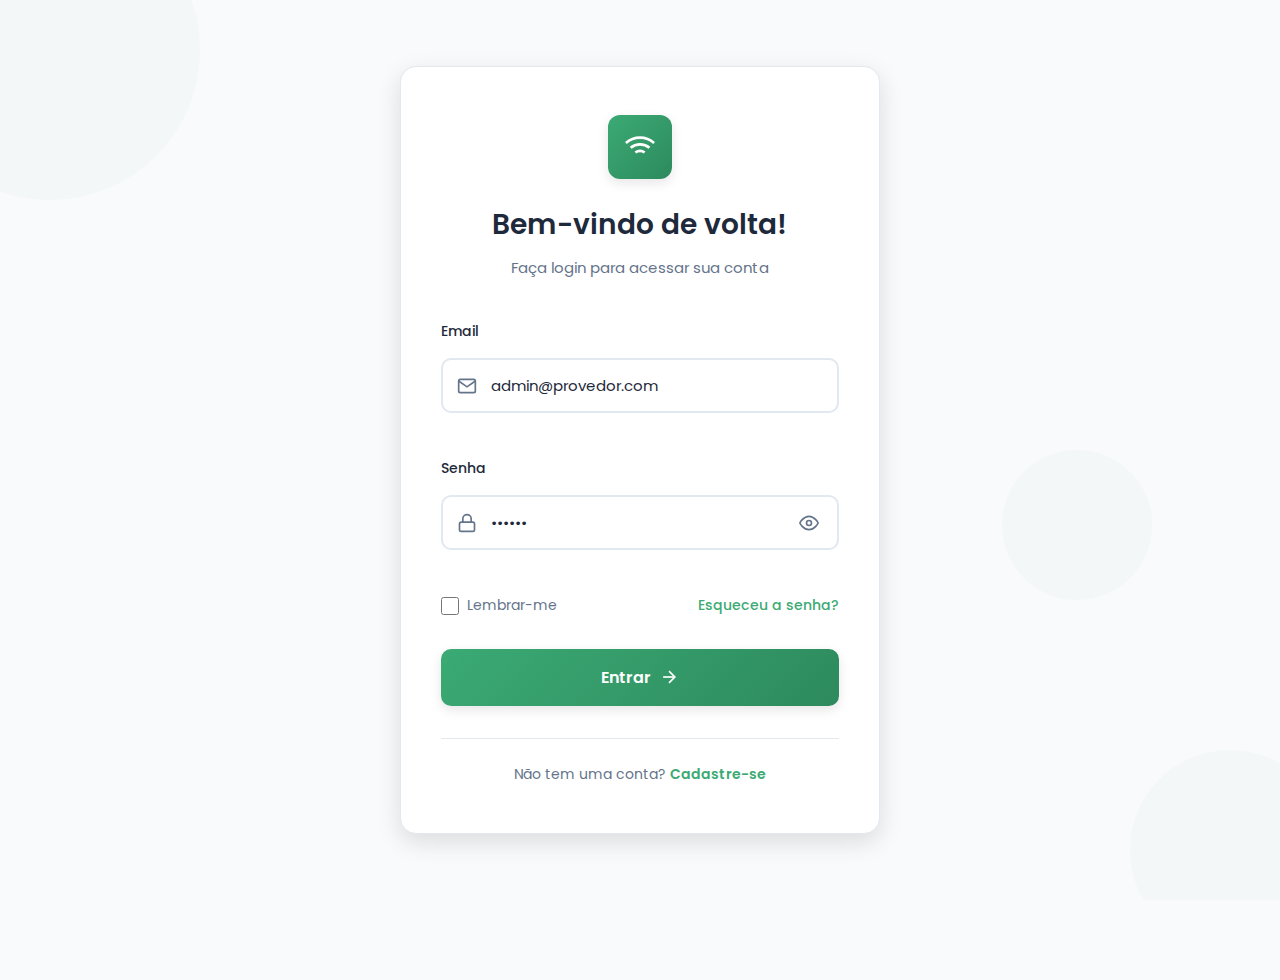
<file: APP/frontend/index.html>
<!DOCTYPE html>
<html lang="pt-BR">
<head>
    <meta charset="UTF-8">
    <meta name="viewport" content="width=device-width, initial-scale=1.0">
    <title>MeuProvedor - Área do Cliente</title>
    <link rel="stylesheet" href="css/style.css">
    <link rel="preconnect" href="https://fonts.googleapis.com">
    <link rel="preconnect" href="https://fonts.gstatic.com" crossorigin>
    <link href="https://fonts.googleapis.com/css2?family=Poppins:wght@300;400;500;600;700&display=swap" rel="stylesheet">
</head>
<body>
    <div id="app">
        <!-- Container para as páginas -->
        <div id="page-container">
            <div style="padding: 40px; text-align: center; color: #6b7280;">
                <p>Carregando...</p>
            </div>
        </div>
        
        <!-- Barra de navegação inferior fixa -->
        <nav class="bottom-nav">
            <a href="#" class="nav-item active" data-page="home">
                <svg class="nav-icon" viewBox="0 0 24 24" fill="none" stroke="currentColor" stroke-width="2">
                    <path d="M3 9l9-7 9 7v11a2 2 0 0 1-2 2H5a2 2 0 0 1-2-2z"></path>
                    <polyline points="9 22 9 12 15 12 15 22"></polyline>
                </svg>
                <span>Home</span>
            </a>
            <a href="#" class="nav-item" data-page="financeiro">
                <svg class="nav-icon" viewBox="0 0 24 24" fill="none" stroke="currentColor" stroke-width="2">
                    <rect x="1" y="4" width="22" height="16" rx="2" ry="2"></rect>
                    <line x1="1" y1="10" x2="23" y2="10"></line>
                </svg>
                <span>Faturas</span>
            </a>
            <a href="#" class="nav-item" data-page="loja">
                <svg class="nav-icon" viewBox="0 0 24 24" fill="none" stroke="currentColor" stroke-width="2">
                    <path d="M6 2L3 6v14a2 2 0 0 0 2 2h14a2 2 0 0 0 2-2V6l-3-4z"></path>
                    <line x1="3" y1="6" x2="21" y2="6"></line>
                    <path d="M16 10a4 4 0 0 1-8 0"></path>
                </svg>
                <span>Planos</span>
            </a>
            <a href="#" class="nav-item" data-page="produtos">
                <svg class="nav-icon" viewBox="0 0 24 24" fill="none" stroke="currentColor" stroke-width="2">
                    <path d="M6 2L3 6v14a2 2 0 0 0 2 2h14a2 2 0 0 0 2-2V6l-3-4z"></path>
                    <line x1="3" y1="6" x2="21" y2="6"></line>
                    <path d="M16 10a4 4 0 0 1-8 0"></path>
                </svg>
                <span>Produtos</span>
            </a>
            <a href="#" class="nav-item" data-page="suporte">
                <svg class="nav-icon" viewBox="0 0 24 24" fill="none" stroke="currentColor" stroke-width="2">
                    <path d="M22 16.92v3a2 2 0 0 1-2.18 2 19.79 19.79 0 0 1-8.63-3.07 19.5 19.5 0 0 1-6-6 19.79 19.79 0 0 1-3.07-8.67A2 2 0 0 1 4.11 2h3a2 2 0 0 1 2 1.72 12.84 12.84 0 0 0 .7 2.81 2 2 0 0 1-.45 2.11L8.09 9.91a16 16 0 0 0 6 6l1.27-1.27a2 2 0 0 1 2.11-.45 12.84 12.84 0 0 0 2.81.7A2 2 0 0 1 22 16.92z"></path>
                </svg>
                <span>Suporte</span>
            </a>
            <a href="#" class="nav-item" data-page="conta">
                <svg class="nav-icon" viewBox="0 0 24 24" fill="none" stroke="currentColor" stroke-width="2">
                    <path d="M20 21v-2a4 4 0 0 0-4-4H8a4 4 0 0 0-4 4v2"></path>
                    <circle cx="12" cy="7" r="4"></circle>
                </svg>
                <span>Conta</span>
            </a>
        </nav>
    </div>

    <script src="js/app.js"></script>
</body>
</html>
</file>
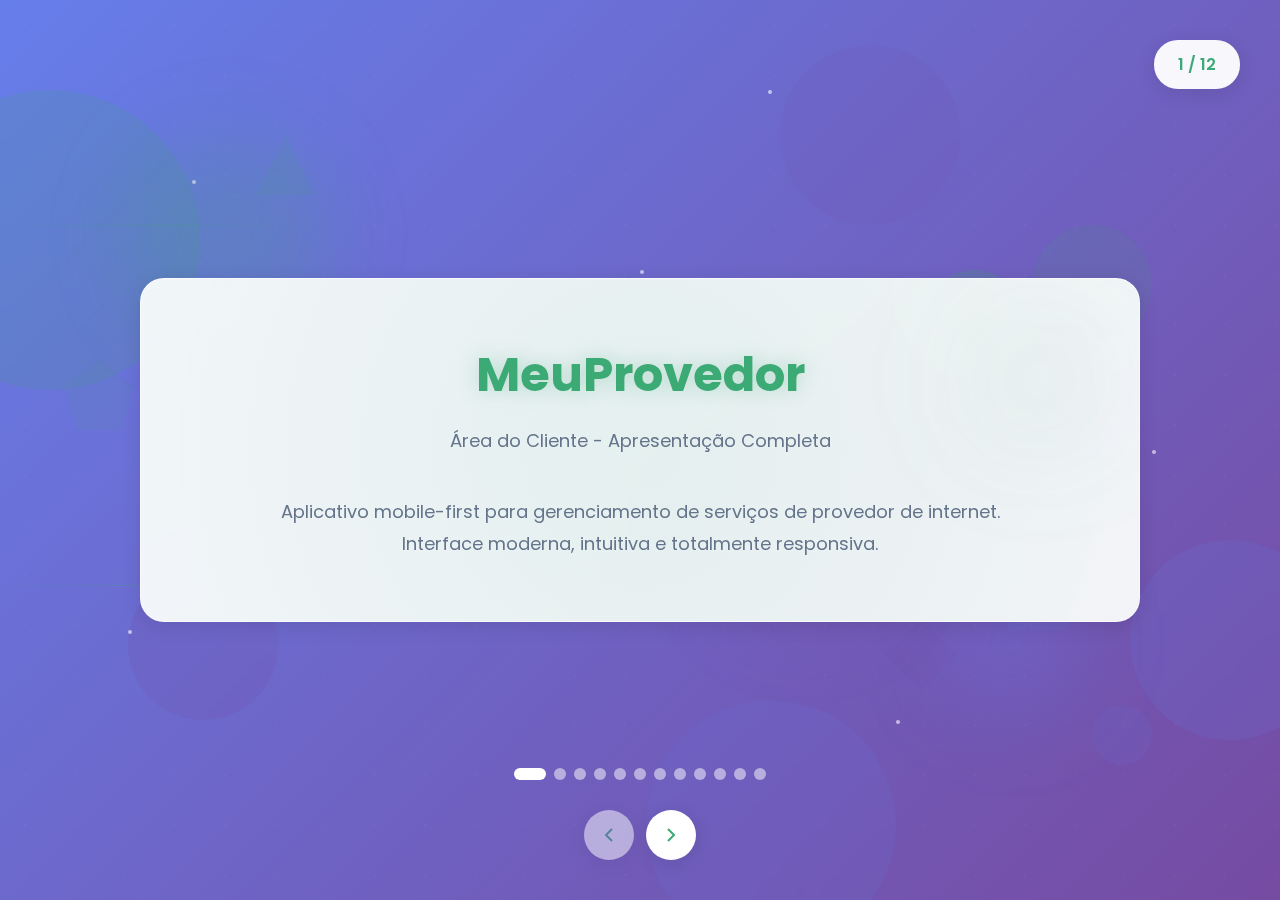
<file: APP/apresentação.html>
<!DOCTYPE html>
<html lang="pt-BR">
<head>
    <meta charset="UTF-8">
    <meta name="viewport" content="width=device-width, initial-scale=1.0">
    <title>MeuProvedor - Apresentação do Aplicativo</title>
    <link rel="preconnect" href="https://fonts.googleapis.com">
    <link rel="preconnect" href="https://fonts.gstatic.com" crossorigin>
    <link href="https://fonts.googleapis.com/css2?family=Poppins:wght@300;400;500;600;700&display=swap" rel="stylesheet">
    <style>
        * {
            margin: 0;
            padding: 0;
            box-sizing: border-box;
        }

        :root {
            --primary-color: #3BAA74;
            --primary-hover: #2d8a5d;
            --text-primary: #1E293B;
            --text-secondary: #64748B;
            --bg-primary: #ffffff;
            --bg-secondary: #f8fafc;
            --shadow: 0 4px 20px rgba(0, 0, 0, 0.1);
        }

        body {
            font-family: 'Poppins', sans-serif;
            background: linear-gradient(135deg, #667eea 0%, #764ba2 100%);
            color: var(--text-primary);
            overflow-x: hidden;
            min-height: 100vh;
        }

        .presentation-container {
            position: relative;
            width: 100%;
            min-height: 100vh;
            display: flex;
            align-items: center;
            justify-content: center;
            padding: 40px 20px;
        }

        .slide {
            display: none;
            max-width: 1000px;
            width: 100%;
            background: rgba(255, 255, 255, 0.95);
            backdrop-filter: blur(20px);
            border-radius: 24px;
            padding: 60px;
            box-shadow: var(--shadow);
            animation: slideIn 0.5s ease-out;
            position: relative;
            z-index: 10;
            border: 1px solid rgba(255, 255, 255, 0.3);
            overflow: hidden;
        }

        .slide::after {
            content: '';
            position: absolute;
            top: 0;
            right: 0;
            width: 200px;
            height: 200px;
            background: radial-gradient(circle, rgba(59, 170, 116, 0.1) 0%, transparent 70%);
            border-radius: 50%;
            filter: blur(60px);
            pointer-events: none;
            animation: cornerGlow 4s infinite ease-in-out;
        }

        @keyframes cornerGlow {
            0%, 100% {
                transform: scale(1);
                opacity: 0.5;
            }
            50% {
                transform: scale(1.3);
                opacity: 0.8;
            }
        }

        .slide.active {
            display: block;
        }

        @keyframes slideIn {
            from {
                opacity: 0;
                transform: translateY(30px);
            }
            to {
                opacity: 1;
                transform: translateY(0);
            }
        }

        .slide-header {
            text-align: center;
            margin-bottom: 40px;
        }

        .slide-header h1 {
            font-size: 48px;
            font-weight: 700;
            color: var(--primary-color);
            margin-bottom: 16px;
            animation: titleGlow 3s infinite ease-in-out;
            text-shadow: 0 0 20px rgba(59, 170, 116, 0.3);
        }

        @keyframes titleGlow {
            0%, 100% {
                text-shadow: 0 0 20px rgba(59, 170, 116, 0.3);
            }
            50% {
                text-shadow: 0 0 30px rgba(59, 170, 116, 0.5);
            }
        }

        .slide-header h2 {
            font-size: 36px;
            font-weight: 600;
            color: var(--text-primary);
            margin-bottom: 16px;
            opacity: 0;
            transform: translateY(20px);
            transition: all 0.6s ease;
        }

        .slide.active .slide-header h2 {
            opacity: 1;
            transform: translateY(0);
        }

        .slide-header p {
            font-size: 18px;
            color: var(--text-secondary);
            line-height: 1.6;
            opacity: 0;
            transform: translateY(10px);
            transition: all 0.6s ease 0.2s;
        }

        .slide.active .slide-header p {
            opacity: 1;
            transform: translateY(0);
        }

        .slide-content {
            font-size: 16px;
            line-height: 1.8;
            color: var(--text-primary);
        }

        .slide-content ul {
            list-style: none;
            padding: 0;
        }

        .slide-content li {
            padding: 16px 0;
            border-bottom: 1px solid #e5e7eb;
            display: flex;
            align-items: center;
            gap: 16px;
        }

        .slide-content li:last-child {
            border-bottom: none;
        }

        .icon {
            width: 40px;
            height: 40px;
            padding: 8px;
            background: #f1f5f9;
            border-radius: 12px;
            display: flex;
            align-items: center;
            justify-content: center;
            flex-shrink: 0;
        }

        .icon svg {
            width: 24px;
            height: 24px;
            stroke: var(--primary-color);
            transition: all 0.3s ease;
        }

        .icon:hover {
            background: rgba(59, 170, 116, 0.15);
            transform: scale(1.1) rotate(5deg);
        }

        .icon:hover svg {
            stroke-width: 2.5;
        }

        .tech-grid {
            display: grid;
            grid-template-columns: repeat(auto-fit, minmax(200px, 1fr));
            gap: 24px;
            margin-top: 40px;
        }

        .tech-card {
            background: var(--bg-secondary);
            padding: 24px;
            border-radius: 16px;
            text-align: center;
            border: 2px solid transparent;
            transition: all 0.3s ease;
            position: relative;
            overflow: hidden;
        }

        .tech-card::before {
            content: '';
            position: absolute;
            top: 50%;
            left: 50%;
            width: 0;
            height: 0;
            border-radius: 50%;
            background: rgba(59, 170, 116, 0.1);
            transform: translate(-50%, -50%);
            transition: width 0.6s ease, height 0.6s ease;
        }

        .tech-card:hover::before {
            width: 300px;
            height: 300px;
        }

        .tech-card:hover {
            border-color: var(--primary-color);
            transform: translateY(-4px);
            box-shadow: var(--shadow);
        }

        .tech-card h3,
        .tech-card p {
            position: relative;
            z-index: 1;
        }

        .tech-card h3 {
            font-size: 20px;
            font-weight: 600;
            color: var(--primary-color);
            margin-bottom: 8px;
        }

        .tech-card p {
            font-size: 14px;
            color: var(--text-secondary);
        }

        .deploy-options {
            display: grid;
            grid-template-columns: repeat(auto-fit, minmax(250px, 1fr));
            gap: 20px;
            margin-top: 40px;
        }

        .deploy-card {
            background: var(--bg-secondary);
            padding: 24px;
            border-radius: 16px;
            border-left: 4px solid var(--primary-color);
            position: relative;
            overflow: hidden;
        }

        .deploy-card::before {
            content: '';
            position: absolute;
            top: 0;
            left: -100%;
            width: 100%;
            height: 100%;
            background: linear-gradient(90deg, transparent, rgba(59, 170, 116, 0.1), transparent);
            transition: left 0.5s ease;
        }

        .deploy-card:hover::before {
            left: 100%;
        }

        .deploy-card h3 {
            font-size: 20px;
            font-weight: 600;
            color: var(--text-primary);
            margin-bottom: 12px;
        }

        .deploy-card ul {
            list-style: none;
            padding: 0;
        }

        .deploy-card li {
            padding: 8px 0;
            color: var(--text-secondary);
            font-size: 14px;
        }

        .deploy-card li:before {
            content: "✓ ";
            color: var(--primary-color);
            font-weight: 600;
            margin-right: 8px;
        }

        .deploy-card li {
            opacity: 0;
            transform: translateX(-10px);
            transition: all 0.4s ease;
        }

        .slide.active .deploy-card li {
            opacity: 1;
            transform: translateX(0);
        }

        .slide.active .deploy-card li:nth-child(1) { transition-delay: 0.1s; }
        .slide.active .deploy-card li:nth-child(2) { transition-delay: 0.2s; }
        .slide.active .deploy-card li:nth-child(3) { transition-delay: 0.3s; }
        .slide.active .deploy-card li:nth-child(4) { transition-delay: 0.4s; }
        .slide.active .deploy-card li:nth-child(5) { transition-delay: 0.5s; }

        .navigation {
            position: fixed;
            bottom: 40px;
            left: 50%;
            transform: translateX(-50%);
            display: flex;
            gap: 12px;
            z-index: 100;
        }

        .nav-btn {
            background: var(--bg-primary);
            border: none;
            width: 50px;
            height: 50px;
            border-radius: 50%;
            cursor: pointer;
            display: flex;
            align-items: center;
            justify-content: center;
            box-shadow: var(--shadow);
            transition: all 0.3s ease;
            color: var(--primary-color);
            position: relative;
            overflow: hidden;
        }

        .nav-btn::before {
            content: '';
            position: absolute;
            top: 50%;
            left: 50%;
            width: 0;
            height: 0;
            border-radius: 50%;
            background: rgba(59, 170, 116, 0.2);
            transform: translate(-50%, -50%);
            transition: width 0.4s ease, height 0.4s ease;
        }

        .nav-btn:hover::before {
            width: 100px;
            height: 100px;
        }

        .nav-btn svg {
            position: relative;
            z-index: 1;
        }

        .nav-btn:hover {
            background: var(--primary-color);
            color: white;
            transform: scale(1.1);
        }

        .nav-btn:disabled {
            opacity: 0.5;
            cursor: not-allowed;
        }

        .nav-btn svg {
            width: 24px;
            height: 24px;
            stroke: currentColor;
        }

        .slide-indicator {
            position: fixed;
            bottom: 120px;
            left: 50%;
            transform: translateX(-50%);
            display: flex;
            gap: 8px;
            z-index: 100;
        }

        .indicator-dot {
            width: 12px;
            height: 12px;
            border-radius: 50%;
            background: rgba(255, 255, 255, 0.5);
            cursor: pointer;
            transition: all 0.3s ease;
        }

        .indicator-dot.active {
            background: var(--bg-primary);
            width: 32px;
            border-radius: 6px;
        }

        .slide-number {
            position: fixed;
            top: 40px;
            right: 40px;
            background: rgba(255, 255, 255, 0.95);
            backdrop-filter: blur(10px);
            padding: 12px 24px;
            border-radius: 24px;
            font-weight: 600;
            color: var(--primary-color);
            box-shadow: var(--shadow);
            z-index: 100;
        }

        /* Elementos Flutuantes */
        .floating-elements {
            position: fixed;
            top: 0;
            left: 0;
            width: 100%;
            height: 100%;
            pointer-events: none;
            overflow: hidden;
            z-index: 1;
        }

        /* Grid de pontos decorativo */
        .dot-grid {
            position: fixed;
            top: 0;
            left: 0;
            width: 100%;
            height: 100%;
            background-image: radial-gradient(circle, rgba(255, 255, 255, 0.1) 1px, transparent 1px);
            background-size: 50px 50px;
            opacity: 0.3;
            z-index: 1;
            animation: gridMove 20s linear infinite;
        }

        @keyframes gridMove {
            0% {
                transform: translate(0, 0);
            }
            100% {
                transform: translate(50px, 50px);
            }
        }

        /* Partículas pequenas */
        .particle {
            position: absolute;
            width: 4px;
            height: 4px;
            background: rgba(255, 255, 255, 0.6);
            border-radius: 50%;
            animation: particleFloat 8s infinite ease-in-out;
        }

        @keyframes particleFloat {
            0%, 100% {
                transform: translateY(0) translateX(0);
                opacity: 0.3;
            }
            50% {
                transform: translateY(-100px) translateX(50px);
                opacity: 0.8;
            }
        }

        /* Linhas decorativas */
        .decorative-line {
            position: absolute;
            background: linear-gradient(90deg, transparent, rgba(59, 170, 116, 0.3), transparent);
            height: 1px;
            animation: lineMove 15s infinite linear;
        }

        .decorative-line.vertical {
            width: 1px;
            height: 200px;
            background: linear-gradient(180deg, transparent, rgba(102, 126, 234, 0.3), transparent);
        }

        @keyframes lineMove {
            0% {
                transform: translateX(-100%);
                opacity: 0;
            }
            50% {
                opacity: 1;
            }
            100% {
                transform: translateX(200%);
                opacity: 0;
            }
        }

        /* Orbs luminosos */
        .glow-orb {
            position: absolute;
            border-radius: 50%;
            filter: blur(40px);
            animation: orbPulse 6s infinite ease-in-out;
        }

        @keyframes orbPulse {
            0%, 100% {
                transform: scale(1);
                opacity: 0.4;
            }
            50% {
                transform: scale(1.2);
                opacity: 0.6;
            }
        }

        .floating-element {
            position: absolute;
            border-radius: 50%;
            background: rgba(255, 255, 255, 0.1);
            backdrop-filter: blur(10px);
            animation: float 15s infinite ease-in-out;
        }

        .floating-element:nth-child(1) {
            width: 300px;
            height: 300px;
            top: 10%;
            left: -100px;
            background: rgba(59, 170, 116, 0.15);
            animation-delay: 0s;
            animation-duration: 20s;
        }

        .floating-element:nth-child(2) {
            width: 200px;
            height: 200px;
            top: 60%;
            right: -50px;
            background: rgba(102, 126, 234, 0.15);
            animation-delay: 2s;
            animation-duration: 18s;
        }

        .floating-element:nth-child(3) {
            width: 150px;
            height: 150px;
            bottom: 20%;
            left: 10%;
            background: rgba(118, 75, 162, 0.15);
            animation-delay: 4s;
            animation-duration: 22s;
        }

        .floating-element:nth-child(4) {
            width: 100px;
            height: 100px;
            top: 30%;
            right: 20%;
            background: rgba(59, 170, 116, 0.2);
            animation-delay: 1s;
            animation-duration: 16s;
        }

        .floating-element:nth-child(5) {
            width: 250px;
            height: 250px;
            bottom: -50px;
            right: 30%;
            background: rgba(102, 126, 234, 0.12);
            animation-delay: 3s;
            animation-duration: 25s;
        }

        .floating-element:nth-child(6) {
            width: 80px;
            height: 80px;
            top: 50%;
            left: 50%;
            background: rgba(118, 75, 162, 0.18);
            animation-delay: 5s;
            animation-duration: 14s;
        }

        .floating-shape {
            position: absolute;
            animation: rotate 30s infinite linear;
        }

        .floating-shape:nth-child(7) {
            width: 60px;
            height: 60px;
            top: 15%;
            left: 20%;
            background: rgba(59, 170, 116, 0.1);
            clip-path: polygon(50% 0%, 0% 100%, 100% 100%);
            animation-delay: 0s;
        }

        .floating-shape:nth-child(8) {
            width: 80px;
            height: 80px;
            bottom: 30%;
            right: 15%;
            background: rgba(102, 126, 234, 0.1);
            clip-path: polygon(25% 0%, 100% 0%, 75% 100%, 0% 100%);
            animation-delay: 2s;
        }

        .floating-shape:nth-child(9) {
            width: 50px;
            height: 50px;
            top: 70%;
            left: 70%;
            background: rgba(118, 75, 162, 0.12);
            transform: rotate(45deg);
            animation-delay: 4s;
        }

        /* Mais elementos flutuantes */
        .floating-element:nth-child(10) {
            width: 120px;
            height: 120px;
            top: 25%;
            right: 10%;
            background: rgba(59, 170, 116, 0.1);
            animation-delay: 6s;
            animation-duration: 17s;
        }

        .floating-element:nth-child(11) {
            width: 90px;
            height: 90px;
            bottom: 40%;
            left: 15%;
            background: rgba(102, 126, 234, 0.12);
            animation-delay: 7s;
            animation-duration: 19s;
        }

        .floating-element:nth-child(12) {
            width: 180px;
            height: 180px;
            top: 5%;
            right: 25%;
            background: rgba(118, 75, 162, 0.1);
            animation-delay: 1.5s;
            animation-duration: 23s;
        }

        /* Formas adicionais */
        .floating-shape:nth-child(13) {
            width: 70px;
            height: 70px;
            top: 40%;
            left: 5%;
            background: rgba(59, 170, 116, 0.08);
            clip-path: polygon(50% 0%, 100% 38%, 82% 100%, 18% 100%, 0% 38%);
            animation-delay: 3s;
        }

        .floating-shape:nth-child(14) {
            width: 60px;
            height: 60px;
            bottom: 15%;
            right: 10%;
            background: rgba(102, 126, 234, 0.1);
            clip-path: circle(50%);
            animation: float 12s infinite ease-in-out;
            animation-delay: 5s;
        }

        .floating-shape:nth-child(15) {
            width: 55px;
            height: 55px;
            top: 60%;
            right: 35%;
            background: rgba(118, 75, 162, 0.09);
            clip-path: polygon(30% 0%, 70% 0%, 100% 30%, 100% 70%, 70% 100%, 30% 100%, 0% 70%, 0% 30%);
            animation-delay: 6.5s;
        }

        @keyframes float {
            0%, 100% {
                transform: translate(0, 0) rotate(0deg);
            }
            25% {
                transform: translate(50px, -50px) rotate(90deg);
            }
            50% {
                transform: translate(-30px, -100px) rotate(180deg);
            }
            75% {
                transform: translate(100px, 50px) rotate(270deg);
            }
        }

        @keyframes rotate {
            0% {
                transform: rotate(0deg);
            }
            100% {
                transform: rotate(360deg);
            }
        }

        /* Animações nos elementos de conteúdo */
        .icon {
            transition: all 0.3s ease;
        }

        .slide.active .icon {
            animation: iconBounce 0.6s ease-out;
            animation-delay: calc(var(--delay, 0) * 0.1s);
        }

        @keyframes iconBounce {
            0% {
                transform: scale(0);
                opacity: 0;
            }
            50% {
                transform: scale(1.1);
            }
            100% {
                transform: scale(1);
                opacity: 1;
            }
        }

        .slide-content li {
            opacity: 0;
            transform: translateX(-20px);
            transition: all 0.5s ease;
        }

        .slide.active .slide-content li {
            opacity: 1;
            transform: translateX(0);
        }

        .slide.active .slide-content li:nth-child(1) {
            transition-delay: 0.1s;
        }

        .slide.active .slide-content li:nth-child(2) {
            transition-delay: 0.2s;
        }

        .slide.active .slide-content li:nth-child(3) {
            transition-delay: 0.3s;
        }

        .tech-card {
            opacity: 0;
            transform: translateY(20px);
        }

        .slide.active .tech-card {
            animation: cardFadeIn 0.6s ease-out forwards;
        }

        .slide.active .tech-card:nth-child(1) { animation-delay: 0.1s; }
        .slide.active .tech-card:nth-child(2) { animation-delay: 0.2s; }
        .slide.active .tech-card:nth-child(3) { animation-delay: 0.3s; }
        .slide.active .tech-card:nth-child(4) { animation-delay: 0.4s; }
        .slide.active .tech-card:nth-child(5) { animation-delay: 0.5s; }
        .slide.active .tech-card:nth-child(6) { animation-delay: 0.6s; }

        @keyframes cardFadeIn {
            to {
                opacity: 1;
                transform: translateY(0);
            }
        }

        /* Efeito de brilho nos slides */
        .slide::before {
            content: '';
            position: absolute;
            top: -50%;
            left: -50%;
            width: 200%;
            height: 200%;
            background: radial-gradient(circle, rgba(59, 170, 116, 0.1) 0%, transparent 70%);
            animation: glowRotate 20s infinite linear;
            pointer-events: none;
            z-index: -1;
        }

        @keyframes glowRotate {
            0% {
                transform: rotate(0deg);
            }
            100% {
                transform: rotate(360deg);
            }
        }

        /* Garantir que o conteúdo fique acima dos elementos flutuantes */
        .presentation-container {
            z-index: 10;
            position: relative;
        }

        /* Efeito de partículas nos cards */
        .deploy-card::after,
        .tech-card::after {
            content: '';
            position: absolute;
            top: -2px;
            left: -2px;
            right: -2px;
            bottom: -2px;
            background: linear-gradient(45deg, rgba(59, 170, 116, 0.3), rgba(102, 126, 234, 0.3), rgba(118, 75, 162, 0.3));
            border-radius: 18px;
            z-index: -1;
            opacity: 0;
            transition: opacity 0.3s ease;
        }

        .deploy-card:hover::after,
        .tech-card:hover::after {
            opacity: 1;
            animation: borderGlow 2s infinite;
        }

        @keyframes borderGlow {
            0%, 100% {
                filter: blur(5px);
            }
            50% {
                filter: blur(10px);
            }
        }


        @media (max-width: 768px) {
            .slide {
                padding: 40px 24px;
            }

            .slide-header h1 {
                font-size: 32px;
            }

            .slide-header h2 {
                font-size: 28px;
            }

            .tech-grid,
            .deploy-options {
                grid-template-columns: 1fr;
            }

            .slide-number {
                top: 20px;
                right: 20px;
                padding: 8px 16px;
                font-size: 14px;
            }

            .floating-element {
                opacity: 0.7;
            }

            .floating-element:nth-child(1),
            .floating-element:nth-child(5),
            .floating-element:nth-child(10),
            .floating-element:nth-child(11),
            .floating-element:nth-child(12) {
                display: none;
            }

            .dot-grid {
                opacity: 0.2;
            }

            .glow-orb {
                display: none;
            }
        }
    </style>
</head>
<body>
    <!-- Grid de pontos -->
    <div class="dot-grid"></div>

    <!-- Elementos Flutuantes -->
    <div class="floating-elements">
        <div class="floating-element"></div>
        <div class="floating-element"></div>
        <div class="floating-element"></div>
        <div class="floating-element"></div>
        <div class="floating-element"></div>
        <div class="floating-element"></div>
        <div class="floating-shape"></div>
        <div class="floating-shape"></div>
        <div class="floating-shape"></div>
        <div class="floating-element"></div>
        <div class="floating-element"></div>
        <div class="floating-element"></div>
        <div class="floating-shape"></div>
        <div class="floating-shape"></div>
        <div class="floating-shape"></div>

        <!-- Partículas pequenas -->
        <div class="particle" style="top: 20%; left: 15%; animation-delay: 0s;"></div>
        <div class="particle" style="top: 40%; left: 80%; animation-delay: 1s;"></div>
        <div class="particle" style="top: 60%; left: 25%; animation-delay: 2s;"></div>
        <div class="particle" style="top: 80%; left: 70%; animation-delay: 3s;"></div>
        <div class="particle" style="top: 30%; left: 50%; animation-delay: 4s;"></div>
        <div class="particle" style="top: 70%; left: 10%; animation-delay: 5s;"></div>
        <div class="particle" style="top: 10%; left: 60%; animation-delay: 6s;"></div>
        <div class="particle" style="top: 50%; left: 90%; animation-delay: 7s;"></div>

        <!-- Linhas decorativas -->
        <div class="decorative-line" style="top: 25%; width: 300px; animation-delay: 0s;"></div>
        <div class="decorative-line" style="top: 65%; width: 250px; animation-delay: 5s;"></div>
        <div class="decorative-line vertical" style="left: 20%; top: 10%; animation-delay: 10s;"></div>
        <div class="decorative-line vertical" style="right: 25%; top: 30%; animation-delay: 15s;"></div>

        <!-- Orbs luminosos -->
        <div class="glow-orb" style="width: 200px; height: 200px; top: 15%; left: 10%; background: rgba(59, 170, 116, 0.2); animation-delay: 0s;"></div>
        <div class="glow-orb" style="width: 150px; height: 150px; bottom: 20%; right: 15%; background: rgba(102, 126, 234, 0.2); animation-delay: 3s;"></div>
        <div class="glow-orb" style="width: 180px; height: 180px; top: 50%; right: 30%; background: rgba(118, 75, 162, 0.15); animation-delay: 6s;"></div>
    </div>

    <div class="presentation-container">
        <div class="slide-number">
            <span id="current-slide">1</span> / <span id="total-slides">12</span>
        </div>

        <!-- Slide 1: Introdução -->
        <div class="slide active">
            <div class="slide-header">
                <h1>MeuProvedor</h1>
                <p>Área do Cliente - Apresentação Completa</p>
            </div>
            <div class="slide-content">
                <p style="text-align: center; font-size: 18px; color: var(--text-secondary); margin-top: 40px;">
                    Aplicativo mobile-first para gerenciamento de serviços de provedor de internet.<br>
                    Interface moderna, intuitiva e totalmente responsiva.
                </p>
            </div>
        </div>

        <!-- Slide 2: Sistema de Autenticação -->
        <div class="slide">
            <div class="slide-header">
                <h2>
                    <svg class="icon" style="display: inline-block; margin-right: 12px;" viewBox="0 0 24 24" fill="none" stroke="currentColor" stroke-width="2">
                        <path d="M16 21v-2a4 4 0 0 0-4-4H6a4 4 0 0 0-4 4v2"></path>
                        <circle cx="9" cy="7" r="4"></circle>
                        <path d="M22 21v-2a4 4 0 0 0-3-3.87"></path>
                        <path d="M16 3.13a4 4 0 0 1 0 7.75"></path>
                    </svg>
                    Sistema de Autenticação
                </h2>
            </div>
            <div class="slide-content">
                <ul>
                    <li>
                        <div class="icon">
                            <svg viewBox="0 0 24 24" fill="none" stroke="currentColor" stroke-width="2">
                                <path d="M15 3h4a2 2 0 0 1 2 2v14a2 2 0 0 1-2 2h-4"></path>
                                <polyline points="10 17 15 12 10 7"></polyline>
                                <line x1="15" y1="12" x2="3" y2="12"></line>
                            </svg>
                        </div>
                        <div>
                            <strong>Login Funcional:</strong> Autenticação via backend PHP com validação de credenciais
                        </div>
                    </li>
                    <li>
                        <div class="icon">
                            <svg viewBox="0 0 24 24" fill="none" stroke="currentColor" stroke-width="2">
                                <path d="M16 21v-2a4 4 0 0 0-4-4H6a4 4 0 0 0-4 4v2"></path>
                                <circle cx="9" cy="7" r="4"></circle>
                                <path d="M22 21v-2a4 4 0 0 0-3-3.87"></path>
                                <path d="M16 3.13a4 4 0 0 1 0 7.75"></path>
                            </svg>
                        </div>
                        <div>
                            <strong>Cadastro de Usuários:</strong> Registro completo com validação de dados e hash de senha
                        </div>
                    </li>
                    <li>
                        <div class="icon">
                            <svg viewBox="0 0 24 24" fill="none" stroke="currentColor" stroke-width="2">
                                <path d="M12 22s8-4 8-10V5l-8-3-8 3v7c0 6 8 10 8 10z"></path>
                            </svg>
                        </div>
                        <div>
                            <strong>Segurança:</strong> Password hashing (bcrypt), sessões PHP, proteção CSRF
                        </div>
                    </li>
                    <li>
                        <div class="icon">
                            <svg viewBox="0 0 24 24" fill="none" stroke="currentColor" stroke-width="2">
                                <path d="M9 12l2 2 4-4"></path>
                                <path d="M21 12c-1 0-3-1-3-3s2-3 3-3 3 1 3 3-2 3-3 3"></path>
                                <path d="M3 12c1 0 3-1 3-3s-2-3-3-3-3 1-3 3 2 3 3 3"></path>
                            </svg>
                        </div>
                        <div>
                            <strong>Integração Backend:</strong> API REST completa com MySQL para persistência de dados
                        </div>
                    </li>
                </ul>
            </div>
        </div>

        <!-- Slide 3: Menu Home -->
        <div class="slide">
            <div class="slide-header">
                <h2>
                    <svg class="icon" style="display: inline-block; margin-right: 12px;" viewBox="0 0 24 24" fill="none" stroke="currentColor" stroke-width="2">
                        <path d="M3 9l9-7 9 7v11a2 2 0 0 1-2 2H5a2 2 0 0 1-2-2z"></path>
                        <polyline points="9 22 9 12 15 12 15 22"></polyline>
                    </svg>
                    Menu Home - Dinâmico
                </h2>
            </div>
            <div class="slide-content">
                <ul>
                    <li>
                        <div class="icon">
                            <svg viewBox="0 0 24 24" fill="none" stroke="currentColor" stroke-width="2">
                                <path d="M12 2L15.09 8.26L22 9.27L17 14.14L18.18 21.02L12 17.77L5.82 21.02L7 14.14L2 9.27L8.91 8.26L12 2Z"></path>
                            </svg>
                        </div>
                        <div>
                            <strong>Banner Promocional:</strong> Slider rotativo com promoções e ofertas especiais
                        </div>
                    </li>
                    <li>
                        <div class="icon">
                            <svg viewBox="0 0 24 24" fill="none" stroke="currentColor" stroke-width="2">
                                <rect x="1" y="4" width="22" height="16" rx="2" ry="2"></rect>
                            </svg>
                        </div>
                        <div>
                            <strong>Fatura Automática:</strong> Calcula automaticamente a soma de todos os planos contratados
                        </div>
                    </li>
                    <li>
                        <div class="icon">
                            <svg viewBox="0 0 24 24" fill="none" stroke="currentColor" stroke-width="2">
                                <path d="M5 12.55a11 11 0 0 1 14.08 0"></path>
                                <path d="M1.42 9a16 16 0 0 1 21.16 0"></path>
                                <path d="M8.53 16.11a6 6 0 0 1 6.95 0"></path>
                            </svg>
                        </div>
                        <div>
                            <strong>Velocidade WiFi:</strong> Mostra velocidade contratada (Mbps) extraída automaticamente do plano
                        </div>
                    </li>
                    <li>
                        <div class="icon">
                            <svg viewBox="0 0 24 24" fill="none" stroke="currentColor" stroke-width="2">
                                <circle cx="12" cy="12" r="10"></circle>
                                <polyline points="12 6 12 12 16 14"></polyline>
                            </svg>
                        </div>
                        <div>
                            <strong>Meus Planos:</strong> Lista dinâmica de planos contratados com detalhes completos
                        </div>
                    </li>
                    <li>
                        <div class="icon">
                            <svg viewBox="0 0 24 24" fill="none" stroke="currentColor" stroke-width="2">
                                <polygon points="13 2 3 14 12 14 11 22 21 10 12 10 13 2"></polygon>
                            </svg>
                        </div>
                        <div>
                            <strong>Ações Rápidas:</strong> Acesso rápido a faturas, suporte, planos e loja
                        </div>
                    </li>
                </ul>
            </div>
        </div>

        <!-- Slide 4: Menu Faturas - Dinâmico -->
        <div class="slide">
            <div class="slide-header">
                <h2>
                    <svg class="icon" style="display: inline-block; margin-right: 12px;" viewBox="0 0 24 24" fill="none" stroke="currentColor" stroke-width="2">
                        <rect x="1" y="4" width="22" height="16" rx="2" ry="2"></rect>
                        <line x1="1" y1="10" x2="23" y2="10"></line>
                    </svg>
                    Menu Faturas - Dinâmico
                </h2>
            </div>
            <div class="slide-content">
                <ul>
                    <li>
                        <div class="icon">
                            <svg viewBox="0 0 24 24" fill="none" stroke="currentColor" stroke-width="2">
                                <line x1="12" y1="2" x2="12" y2="22"></line>
                                <polyline points="19 12 12 19 5 12"></polyline>
                            </svg>
                        </div>
                        <div>
                            <strong>Geração Automática:</strong> Faturas geradas dinamicamente baseadas nos planos contratados
                        </div>
                    </li>
                    <li>
                        <div class="icon">
                            <svg viewBox="0 0 24 24" fill="none" stroke="currentColor" stroke-width="2">
                                <circle cx="12" cy="12" r="10"></circle>
                                <polyline points="12 6 12 12 16 14"></polyline>
                            </svg>
                        </div>
                        <div>
                            <strong>Cálculo Inteligente:</strong> Valor total calculado automaticamente somando todos os planos ativos
                        </div>
                    </li>
                    <li>
<div class="icon">
    <svg viewBox="0 0 24 24" fill="none" stroke="currentColor" stroke-width="2">
        <path d="M14 2H6a2 2 0 0 0-2 2v16a2 2 0 0 0 2 2h12a2 2 0 0 0 2-2V8z"></path>
        <polyline points="14 2 14 8 20 8"></polyline>
    </svg>
</div>
<div>
                            <strong>Detalhes Completos:</strong> Mostra todos os planos incluídos em cada fatura com valores individuais
                        </div>
                    </li>
                    <li>
                        <div class="icon">
                            <svg viewBox="0 0 24 24" fill="none" stroke="currentColor" stroke-width="2">
                                <circle cx="12" cy="12" r="10"></circle>
                                <polyline points="12 6 12 12 16 14"></polyline>
                            </svg>
                        </div>
                        <div>
                            <strong>Status Inteligente:</strong> Paga, Pendente ou Atrasada com cores diferenciadas e cálculo automático
                        </div>
                    </li>
                    <li>
                        <div class="icon">
                            <svg viewBox="0 0 24 24" fill="none" stroke="currentColor" stroke-width="2">
                                <path d="M21 15v4a2 2 0 0 1-2 2H5a2 2 0 0 1-2-2v-4"></path>
                                <polyline points="7 10 12 15 17 10"></polyline>
                            </svg>
                        </div>
                        <div>
                            <strong>Histórico Completo:</strong> Últimos 3 meses pagos + próxima fatura pendente
                        </div>
                    </li>
                </ul>
            </div>
        </div>

        <!-- Slide 5: Loja de Planos - Funcional -->
        <div class="slide">
            <div class="slide-header">
                <h2>
                    <svg class="icon" style="display: inline-block; margin-right: 12px;" viewBox="0 0 24 24" fill="none" stroke="currentColor" stroke-width="2">
                        <path d="M6 2L3 6v14a2 2 0 0 0 2 2h14a2 2 0 0 0 2-2V6l-3-4z"></path>
                        <line x1="3" y1="6" x2="21" y2="6"></line>
                    </svg>
                    Loja de Planos - Funcional
                </h2>
            </div>
            <div class="slide-content">
                <ul>
                    <li>
                        <div class="icon">
                            <svg viewBox="0 0 24 24" fill="none" stroke="currentColor" stroke-width="2">
                                <circle cx="12" cy="12" r="10"></circle>
                                <polyline points="12 6 12 12 16 14"></polyline>
                            </svg>
                        </div>
                        <div>
                            <strong>Categorias de Planos:</strong> WiFi, Móvel, Pacotes e Streaming com filtros funcionais
                        </div>
                    </li>
                    <li>
                        <div class="icon">
                            <svg viewBox="0 0 24 24" fill="none" stroke="currentColor" stroke-width="2">
                                <path d="M14 2H6a2 2 0 0 0-2 2v16a2 2 0 0 0 2 2h12a2 2 0 0 0 2-2V8z"></path>
                                <polyline points="14 2 14 8 20 8"></polyline>
                            </svg>
                        </div>
                        <div>
                            <strong>Extração Inteligente:</strong> Dados do plano extraídos automaticamente (nome, velocidade, preço, features)
</div>
</li>
<li>
<div class="icon">
    <svg viewBox="0 0 24 24" fill="none" stroke="currentColor" stroke-width="2">
        <polyline points="20 6 9 17 4 12"></polyline>
    </svg>
</div>
<div>
                            <strong>Assinatura Dinâmica:</strong> Planos salvos no localStorage e sincronizados com a home
                        </div>
                    </li>
                    <li>
                        <div class="icon">
                            <svg viewBox="0 0 24 24" fill="none" stroke="currentColor" stroke-width="2">
                                <path d="M5 12.55a11 11 0 0 1 14.08 0"></path>
                                <path d="M1.42 9a16 16 0 0 1 21.16 0"></path>
                            </svg>
                        </div>
                        <div>
                            <strong>Velocidade Correta:</strong> Extrai velocidade do nome do plano (ex: "Fibra 200MB" → "200 Mbps")
                        </div>
                    </li>
                    <li>
                        <div class="icon">
                            <svg viewBox="0 0 24 24" fill="none" stroke="currentColor" stroke-width="2">
                                <path d="M21 16V8a2 2 0 0 0-1-1.73l-7-4a2 2 0 0 0-2 0l-7 4A2 2 0 0 0 3 8v8a2 2 0 0 0 1 1.73l7 4a2 2 0 0 0 2 0l7-4A2 2 0 0 0 21 16z"></path>
                            </svg>
                        </div>
                        <div>
                            <strong>Substituição Automática:</strong> Ao assinar novo plano WiFi, substitui automaticamente o anterior
</div>
</li>
</ul>
</div>
</div>

        <!-- Slide 6: Menu Produtos -->
<div class="slide">
<div class="slide-header">
<h2>
<svg class="icon" style="display: inline-block; margin-right: 12px;" viewBox="0 0 24 24" fill="none" stroke="currentColor" stroke-width="2">
<path d="M6 2L3 6v14a2 2 0 0 0 2 2h14a2 2 0 0 0 2-2V6l-3-4z"></path>
<line x1="3" y1="6" x2="21" y2="6"></line>
<path d="M16 10a4 4 0 0 1-8 0"></path>
</svg>
Menu Produtos
</h2>
</div>
<div class="slide-content">
<ul>
<li>
<div class="icon">
    <svg viewBox="0 0 24 24" fill="none" stroke="currentColor" stroke-width="2">
        <rect x="5" y="2" width="14" height="20" rx="2" ry="2"></rect>
        <line x1="12" y1="18" x2="12.01" y2="18"></line>
    </svg>
</div>
<div>
    <strong>Loja Completa:</strong> Celulares, fones, tablets e acessórios
</div>
</li>
<li>
<div class="icon">
    <svg viewBox="0 0 24 24" fill="none" stroke="currentColor" stroke-width="2">
        <circle cx="11" cy="11" r="8"></circle>
        <path d="m21 21-4.35-4.35"></path>
    </svg>
</div>
<div>
    <strong>Filtros por Categoria:</strong> Fácil navegação e busca de produtos
</div>
</li>
<li>
<div class="icon">
    <svg viewBox="0 0 24 24" fill="none" stroke="currentColor" stroke-width="2">
        <path d="M18 2h-3a4 4 0 0 0-4 4v3a4 4 0 0 0 4 4h3a4 4 0 0 0 4-4V6a4 4 0 0 0-4-4z"></path>
        <path d="M6 2H3a4 4 0 0 0-4 4v3a4 4 0 0 0 4 4h3a4 4 0 0 0 4-4V6a4 4 0 0 0-4-4z"></path>
        <path d="M18 13h-3a4 4 0 0 0-4 4v3a4 4 0 0 0 4 4h3a4 4 0 0 0 4-4v-3a4 4 0 0 0-4-4z"></path>
        <path d="M6 13H3a4 4 0 0 0-4 4v3a4 4 0 0 0 4 4h3a4 4 0 0 0 4-4v-3a4 4 0 0 0-4-4z"></path>
    </svg>
</div>
<div>
    <strong>Detalhes Completos:</strong> Especificações técnicas e imagens dos produtos
</div>
</li>
</ul>
</div>
</div>

        <!-- Slide 7: Menu Suporte -->
<div class="slide">
<div class="slide-header">
<h2>
<svg class="icon" style="display: inline-block; margin-right: 12px;" viewBox="0 0 24 24" fill="none" stroke="currentColor" stroke-width="2">
<path d="M22 16.92v3a2 2 0 0 1-2.18 2 19.79 19.79 0 0 1-8.63-3.07 19.5 19.5 0 0 1-6-6 19.79 19.79 0 0 1-3.07-8.67A2 2 0 0 1 4.11 2h3a2 2 0 0 1 2 1.72 12.84 12.84 0 0 0 .7 2.81 2 2 0 0 1-.45 2.11L8.09 9.91a16 16 0 0 0 6 6l1.27-1.27a2 2 0 0 1 2.11-.45 12.84 12.84 0 0 0 2.81.7A2 2 0 0 1 22 16.92z"></path>
</svg>
Menu Suporte
</h2>
</div>
<div class="slide-content">
<ul>
<li>
<div class="icon">
    <svg viewBox="0 0 24 24" fill="none" stroke="currentColor" stroke-width="2">
        <path d="M14.7 6.3a1 1 0 0 0 0 1.4l1.6 1.6a1 1 0 0 0 1.4 0l3.77-3.77a6 6 0 0 1-7.94 7.94l-6.91 6.91a2.12 2.12 0 0 1-3-3l6.91-6.91a6 6 0 0 1 7.94-7.94l-3.76 3.76z"></path>
    </svg>
</div>
<div>
    <strong>Abrir Chamados:</strong> Suporte técnico, comercial e financeiro
</div>
</li>
<li>
<div class="icon">
    <svg viewBox="0 0 24 24" fill="none" stroke="currentColor" stroke-width="2">
        <path d="M14 2H6a2 2 0 0 0-2 2v16a2 2 0 0 0 2 2h12a2 2 0 0 0 2-2V8z"></path>
        <polyline points="14 2 14 8 20 8"></polyline>
        <line x1="16" y1="13" x2="8" y2="13"></line>
        <line x1="16" y1="17" x2="8" y2="17"></line>
    </svg>
</div>
<div>
    <strong>Histórico:</strong> Acompanhar todos os chamados anteriores
</div>
</li>
<li>
<div class="icon">
    <svg viewBox="0 0 24 24" fill="none" stroke="currentColor" stroke-width="2">
        <circle cx="12" cy="12" r="10"></circle>
        <polyline points="12 6 12 12 16 14"></polyline>
    </svg>
</div>
<div>
    <strong>Status:</strong> Ver se o chamado está aberto, em andamento ou resolvido
</div>
</li>
</ul>
</div>
</div>

        <!-- Slide 8: Menu Conta -->
<div class="slide">
<div class="slide-header">
<h2>
<svg class="icon" style="display: inline-block; margin-right: 12px;" viewBox="0 0 24 24" fill="none" stroke="currentColor" stroke-width="2">
<path d="M20 21v-2a4 4 0 0 0-4-4H8a4 4 0 0 0-4 4v2"></path>
<circle cx="12" cy="7" r="4"></circle>
</svg>
Menu Conta
</h2>
</div>
<div class="slide-content">
<ul>
<li>
<div class="icon">
    <svg viewBox="0 0 24 24" fill="none" stroke="currentColor" stroke-width="2">
        <path d="M16 21v-2a4 4 0 0 0-4-4H6a4 4 0 0 0-4 4v2"></path>
        <circle cx="9" cy="7" r="4"></circle>
        <path d="M22 21v-2a4 4 0 0 0-3-3.87"></path>
        <path d="M16 3.13a4 4 0 0 1 0 7.75"></path>
    </svg>
</div>
<div>
    <strong>Dados Pessoais:</strong> Nome, CPF, e-mail e telefone
</div>
</li>
<li>
<div class="icon">
    <svg viewBox="0 0 24 24" fill="none" stroke="currentColor" stroke-width="2">
        <path d="M11 4H4a2 2 0 0 0-2 2v14a2 2 0 0 0 2 2h14a2 2 0 0 0 2-2v-5"></path>
        <path d="M18.5 2.5a2.121 2.121 0 0 1 3 3L12 15l-4 1 1-4 9.5-9.5z"></path>
    </svg>
</div>
<div>
    <strong>Editar Informações:</strong> Atualizar dados pessoais e de contato
</div>
</li>
<li>
<div class="icon">
    <svg viewBox="0 0 24 24" fill="none" stroke="currentColor" stroke-width="2">
        <path d="M22 16.92v3a2 2 0 0 1-2.18 2 19.79 19.79 0 0 1-8.63-3.07 19.5 19.5 0 0 1-6-6 19.79 19.79 0 0 1-3.07-8.67A2 2 0 0 1 4.11 2h3a2 2 0 0 1 2 1.72 12.84 12.84 0 0 0 .7 2.81 2 2 0 0 1-.45 2.11L8.09 9.91a16 16 0 0 0 6 6l1.27-1.27a2 2 0 0 1 2.11-.45 12.84 12.84 0 0 0 2.81.7A2 2 0 0 1 22 16.92z"></path>
    </svg>
</div>
<div>
    <strong>Plano Contratado:</strong> Ver detalhes do plano ativo e histórico
</div>
</li>
</ul>
</div>
</div>

        <!-- Slide 9: Funcionalidades Implementadas -->
        <div class="slide">
            <div class="slide-header">
                <h2>Funcionalidades Implementadas</h2>
                <p>Todas as features funcionais do sistema</p>
            </div>
            <div class="slide-content">
                <div class="tech-grid">
                    <div class="tech-card">
                        <h3>✅ Autenticação</h3>
                        <p>Login, Cadastro, Sessões, Proteção de rotas, Logout</p>
                    </div>
                    <div class="tech-card">
                        <h3>✅ Planos Dinâmicos</h3>
                        <p>Assinatura, Armazenamento LocalStorage, Sincronização Home</p>
                    </div>
                    <div class="tech-card">
                        <h3>✅ Faturas Automáticas</h3>
                        <p>Cálculo dinâmico, Geração automática, Histórico completo</p>
                    </div>
                    <div class="tech-card">
                        <h3>✅ Home Inteligente</h3>
                        <p>Velocidade WiFi correta, Fatura atualizada, Planos renderizados</p>
                    </div>
                    <div class="tech-card">
                        <h3>✅ Extração de Dados</h3>
                        <p>Velocidade do nome, Preços formatados, Features completas</p>
                    </div>
                    <div class="tech-card">
                        <h3>✅ Integração Backend</h3>
                        <p>API REST, MySQL, Autenticação, Sessões PHP</p>
                    </div>
                </div>
            </div>
        </div>

        <!-- Slide 10: Tecnologias Usadas -->
<div class="slide">
<div class="slide-header">
<h2>Tecnologias Utilizadas</h2>
<p>Stack tecnológico completo do projeto</p>
</div>
<div class="slide-content">
<div class="tech-grid">
<div class="tech-card">
<h3>Frontend</h3>
                        <p>HTML5, CSS3, JavaScript Vanilla, SVG Icons, Poppins Font, LocalStorage API</p>
</div>
<div class="tech-card">
<h3>Backend</h3>
                        <p>PHP 8.0+, MySQL 5.7+, RESTful API, Sessions, Password Hashing</p>
</div>
<div class="tech-card">
<h3>Design</h3>
<p>Mobile-First, Responsivo, Design System com variáveis CSS</p>
</div>
<div class="tech-card">
<h3>Arquitetura</h3>
                        <p>MVC, API REST, SPA (Single Page Application), LocalStorage</p>
</div>
<div class="tech-card">
<h3>Segurança</h3>
                        <p>Prepared Statements, Password Hash (bcrypt), CORS, Sanitização</p>
</div>
<div class="tech-card">
<h3>Database</h3>
<p>MySQL/MariaDB, Relacionamentos, Índices, Foreign Keys</p>
</div>
</div>
</div>
</div>

        <!-- Slide 11: Opções de Deploy -->
<div class="slide">
<div class="slide-header">
<h2>Opções de Deploy</h2>
                <p>Plataformas para publicar o aplicativo</p>
</div>
<div class="slide-content">
<div class="deploy-options">
<div class="deploy-card">
                        <h3>App Mobile</h3>
                        <ul>
                            <li>App Store (iOS)</li>
                            <li>Play Store (Android)</li>
                            <li>Capacitor / Cordova</li>
                            <li>React Native</li>
                            <li>PWA (Progressive Web App)</li>
</ul>
</div>
<div class="deploy-card">
<h3>Backend</h3>
<ul>
                            <li>Hostinger (Recomendado)</li>
    <li>Render (Gratuito)</li>
    <li>DigitalOcean</li>
                            <li>Heroku</li>
    <li>AWS / Azure</li>
</ul>
</div>
<div class="deploy-card">
<h3>Database</h3>
<ul>
    <li>MySQL Hospedado</li>
    <li>AWS RDS</li>
    <li>PlanetScale</li>
    <li>Supabase</li>
    <li>Clever Cloud</li>
</ul>
</div>
</div>
</div>
</div>

        <!-- Slide 12: Como Fazer Deploy -->
<div class="slide">
<div class="slide-header">
<h2>Como Fazer Deploy</h2>
                <p>Passo a passo para publicar nas App Stores</p>
</div>
<div class="slide-content">
<div style="background: var(--bg-secondary); padding: 32px; border-radius: 16px; margin-top: 20px;">
                    <div style="margin-bottom: 24px;">
                        <h3 style="color: var(--primary-color); font-size: 20px; margin-bottom: 16px; display: flex; align-items: center; gap: 8px;">
                            <svg style="width: 24px; height: 24px; stroke: var(--primary-color);" viewBox="0 0 24 24" fill="none" stroke="currentColor" stroke-width="2">
                                <rect x="5" y="2" width="14" height="20" rx="2" ry="2"></rect>
                                <line x1="12" y1="18" x2="12.01" y2="18"></line>
                            </svg>
                            Empacotamento Mobile
                        </h3>
                        <ol style="padding-left: 20px; line-height: 2.2; margin-bottom: 24px;">
                            <li><strong>Instalar Capacitor:</strong> npm install @capacitor/core @capacitor/cli</li>
                            <li><strong>Inicializar:</strong> npx cap init</li>
                            <li><strong>Adicionar Plataformas:</strong> npx cap add ios | npx cap add android</li>
                            <li><strong>Build:</strong> Compilar frontend para produção</li>
                            <li><strong>Sync:</strong> npx cap sync (copia arquivos para app nativo)</li>
                        </ol>
                    </div>
                    <div style="margin-bottom: 24px;">
                        <h3 style="color: var(--primary-color); font-size: 20px; margin-bottom: 16px; display: flex; align-items: center; gap: 8px;">
                            <svg style="width: 24px; height: 24px; stroke: var(--primary-color);" viewBox="0 0 24 24" fill="none" stroke="currentColor" stroke-width="2">
                                <path d="M14.7 6.3a1 1 0 0 0 0 1.4l1.6 1.6a1 1 0 0 0 1.4 0l3.77-3.77a6 6 0 0 1-7.94 7.94l-6.91 6.91a2.12 2.12 0 0 1-3-3l6.91-6.91a6 6 0 0 1 7.94-7.94l-3.76 3.76z"></path>
                            </svg>
                            Backend & Database
                        </h3>
                        <ol style="padding-left: 20px; line-height: 2.2; margin-bottom: 24px;">
                            <li><strong>Backend:</strong> Upload PHP via FTP (Hostinger) ou Git (Render)</li>
                            <li><strong>Database:</strong> Importar schema.sql no MySQL</li>
                            <li><strong>Config:</strong> Atualizar config.php com URLs de produção</li>
                            <li><strong>HTTPS:</strong> Configurar certificado SSL</li>
                        </ol>
                    </div>
                    <div>
                        <h3 style="color: var(--primary-color); font-size: 20px; margin-bottom: 16px; display: flex; align-items: center; gap: 8px;">
                            <svg style="width: 24px; height: 24px; stroke: var(--primary-color);" viewBox="0 0 24 24" fill="none" stroke="currentColor" stroke-width="2">
                                <polygon points="13 2 3 14 12 14 11 22 21 10 12 10 13 2"></polygon>
                            </svg>
                            Publicação
                        </h3>
                        <ol style="padding-left: 20px; line-height: 2.2;">
                            <li><strong>App Store:</strong> Build iOS → Xcode → Submit para review</li>
                            <li><strong>Play Store:</strong> Build Android → Google Play Console → Upload APK/AAB</li>
                            <li><strong>API URLs:</strong> Atualizar URLs no app.js para apontar ao backend</li>
<li><strong>Teste:</strong> Validar todas as funcionalidades em produção</li>
</ol>
                    </div>
</div>
</div>
</div>
</div>

<!-- Navegação -->
<div class="navigation">
<button class="nav-btn" id="prev-btn" onclick="changeSlide(-1)">
<svg viewBox="0 0 24 24" fill="none" stroke="currentColor" stroke-width="2">
<polyline points="15 18 9 12 15 6"></polyline>
</svg>
</button>
<button class="nav-btn" id="next-btn" onclick="changeSlide(1)">
<svg viewBox="0 0 24 24" fill="none" stroke="currentColor" stroke-width="2">
<polyline points="9 18 15 12 9 6"></polyline>
</svg>
</button>
</div>

<!-- Indicadores -->
<div class="slide-indicator" id="indicators"></div>

<script>
let currentSlide = 0;
const slides = document.querySelectorAll('.slide');
const totalSlides = slides.length;

// Atualizar contador total
document.getElementById('total-slides').textContent = totalSlides;

// Criar indicadores
const indicatorsContainer = document.getElementById('indicators');
for (let i = 0; i < totalSlides; i++) {
const dot = document.createElement('div');
dot.className = 'indicator-dot' + (i === 0 ? ' active' : '');
dot.onclick = () => goToSlide(i);
indicatorsContainer.appendChild(dot);
}

function showSlide(n) {
// Validar índice
if (n >= totalSlides) currentSlide = 0;
if (n < 0) currentSlide = totalSlides - 1;

// Esconder todos os slides
slides.forEach(slide => slide.classList.remove('active'));

// Mostrar slide atual
slides[currentSlide].classList.add('active');

// Atualizar indicadores
const dots = document.querySelectorAll('.indicator-dot');
dots.forEach((dot, index) => {
dot.classList.toggle('active', index === currentSlide);
});

// Atualizar número do slide
document.getElementById('current-slide').textContent = currentSlide + 1;

// Atualizar botões
document.getElementById('prev-btn').disabled = currentSlide === 0;
document.getElementById('next-btn').disabled = currentSlide === totalSlides - 1;
}

function changeSlide(direction) {
currentSlide += direction;
showSlide(currentSlide);
}

function goToSlide(n) {
currentSlide = n;
showSlide(currentSlide);
}

// Navegação por teclado
document.addEventListener('keydown', (e) => {
if (e.key === 'ArrowLeft') changeSlide(-1);
if (e.key === 'ArrowRight') changeSlide(1);
});

// Inicializar
showSlide(0);

// Autoplay opcional (descomente se quiser)
// setInterval(() => changeSlide(1), 5000);
</script>
</body>
</html>
</file>
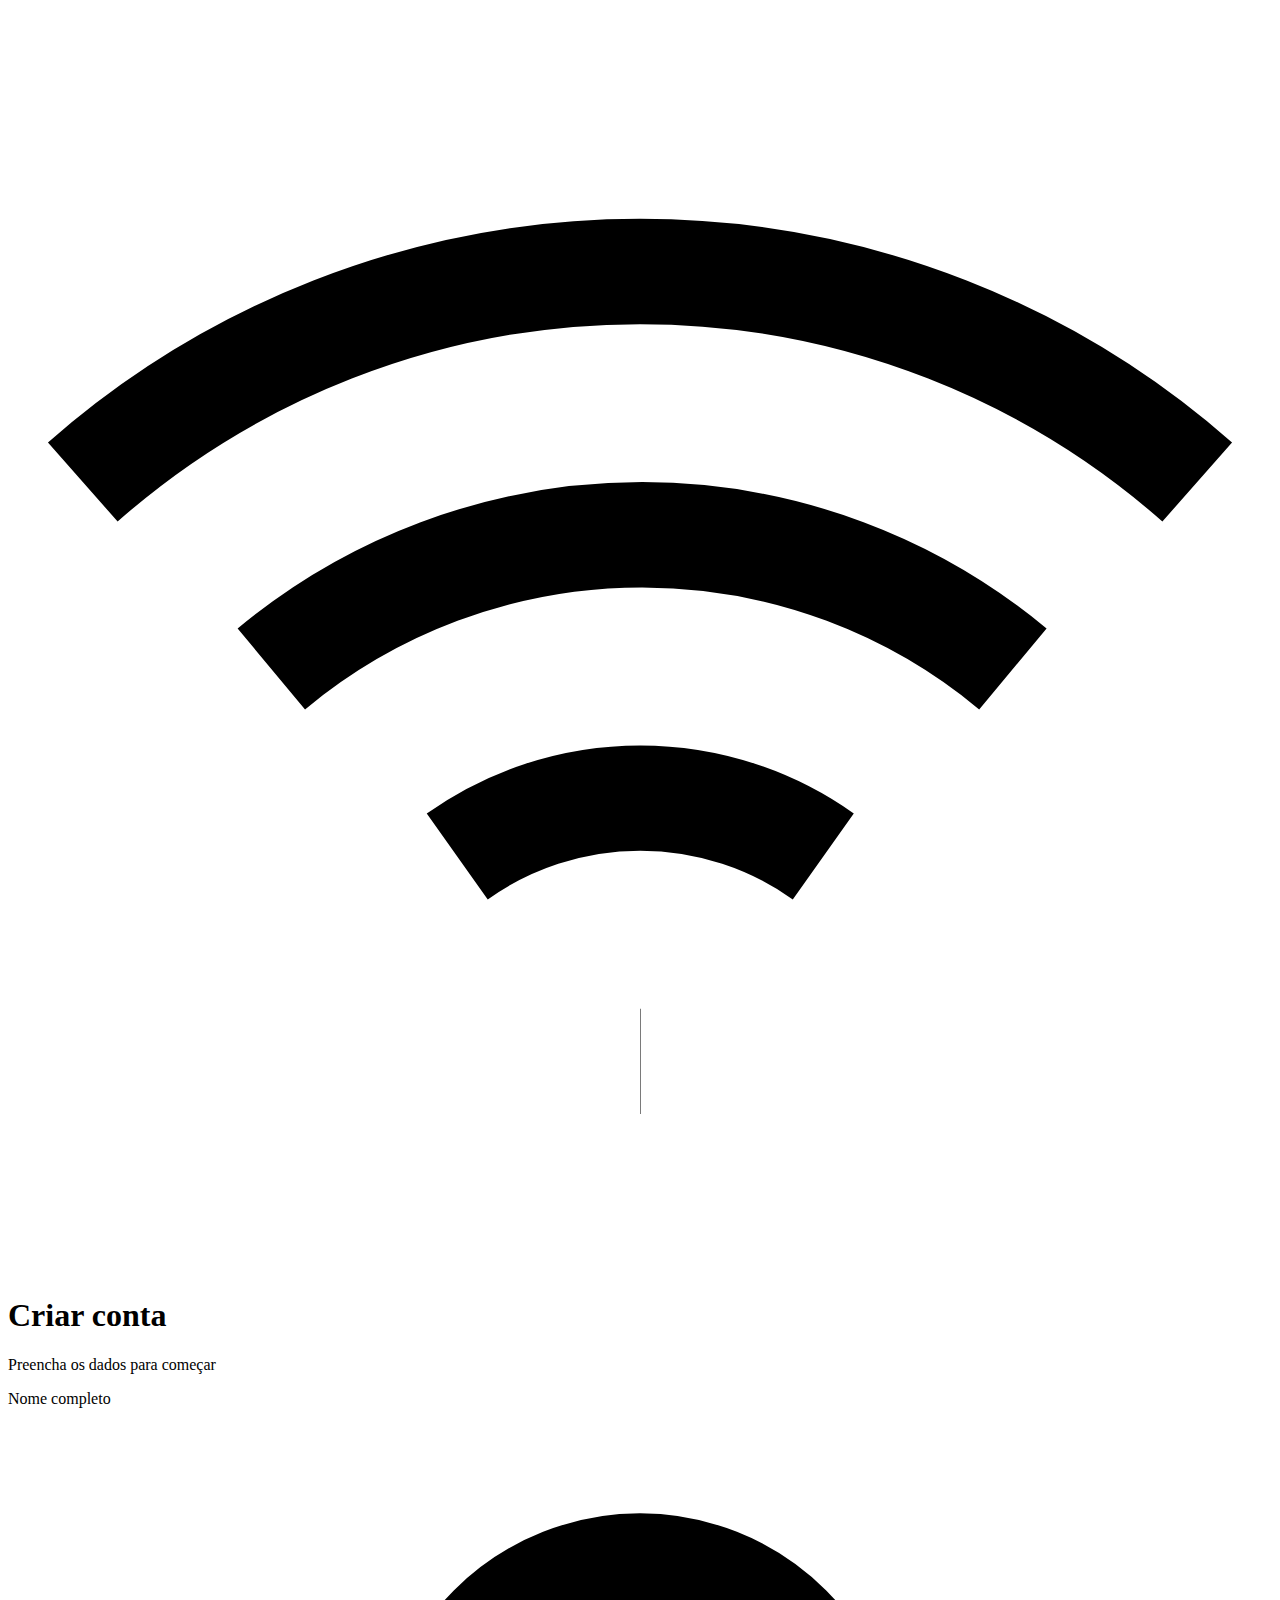
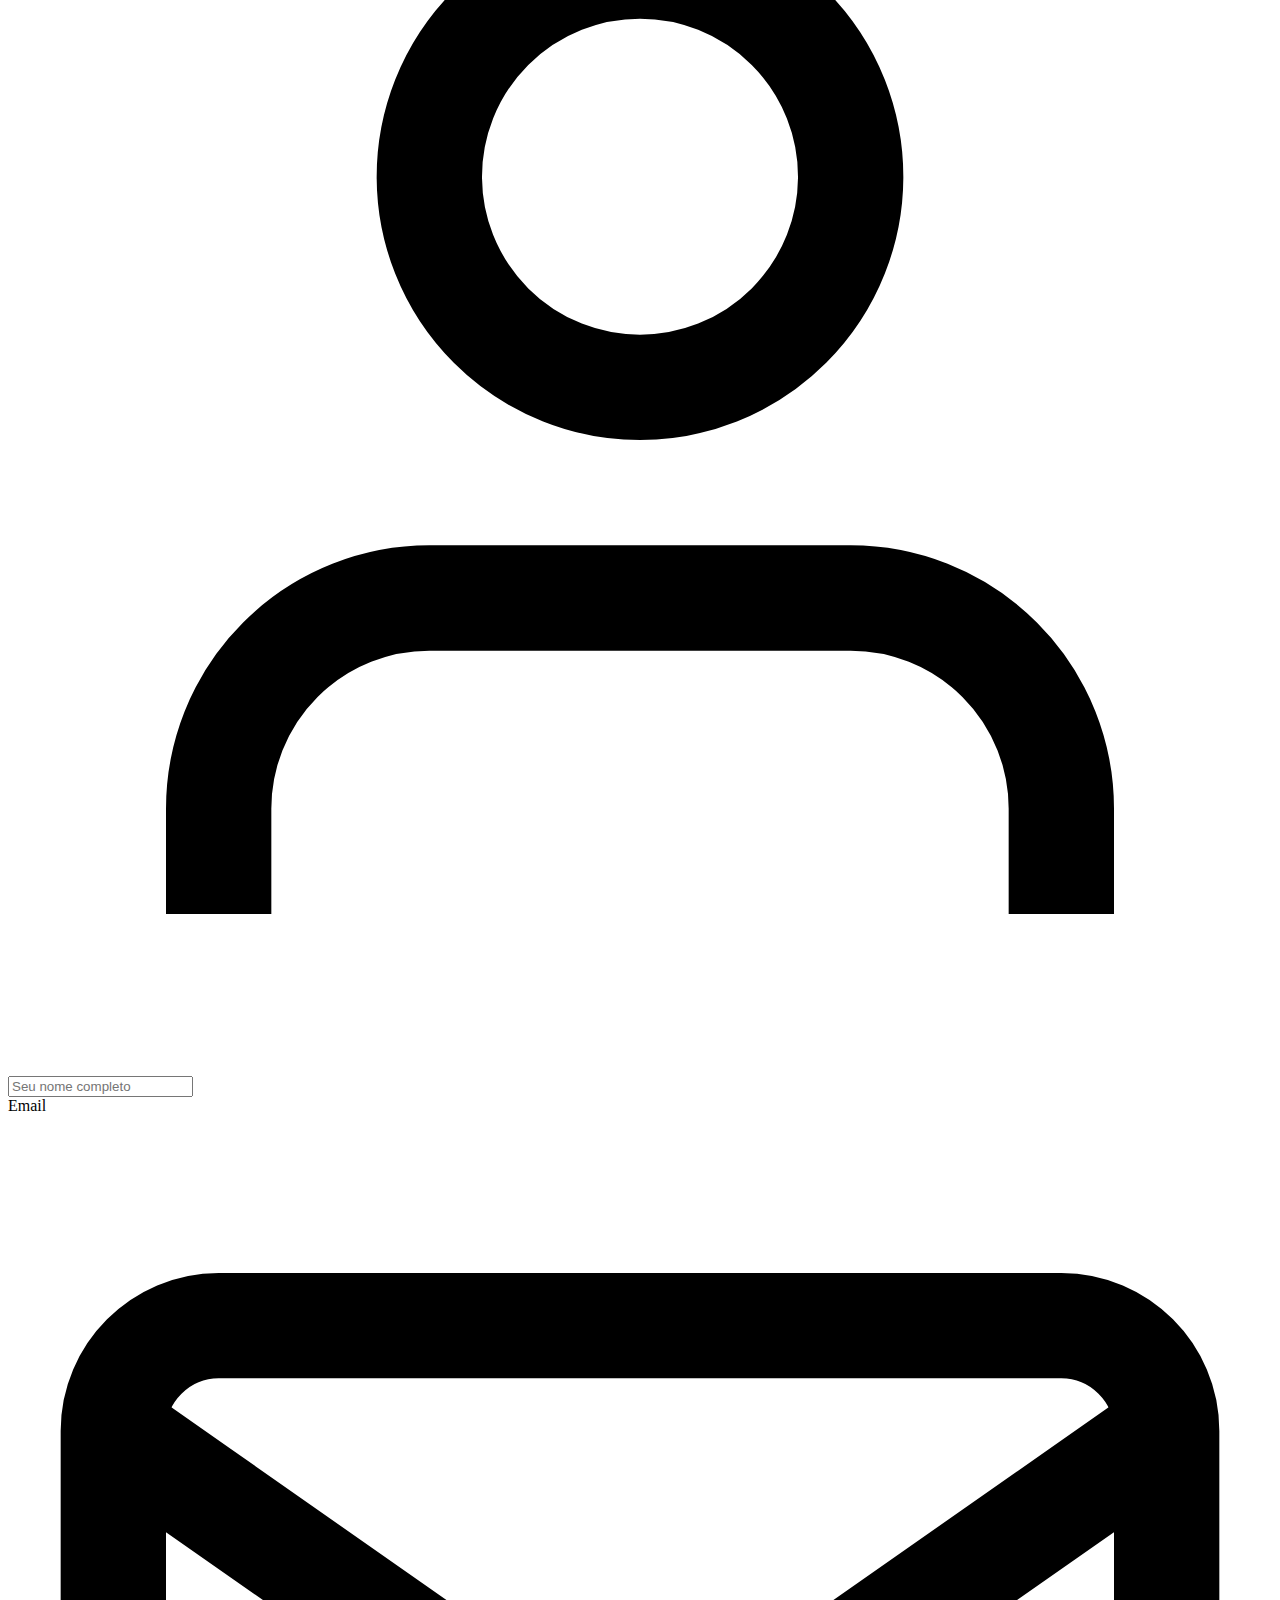
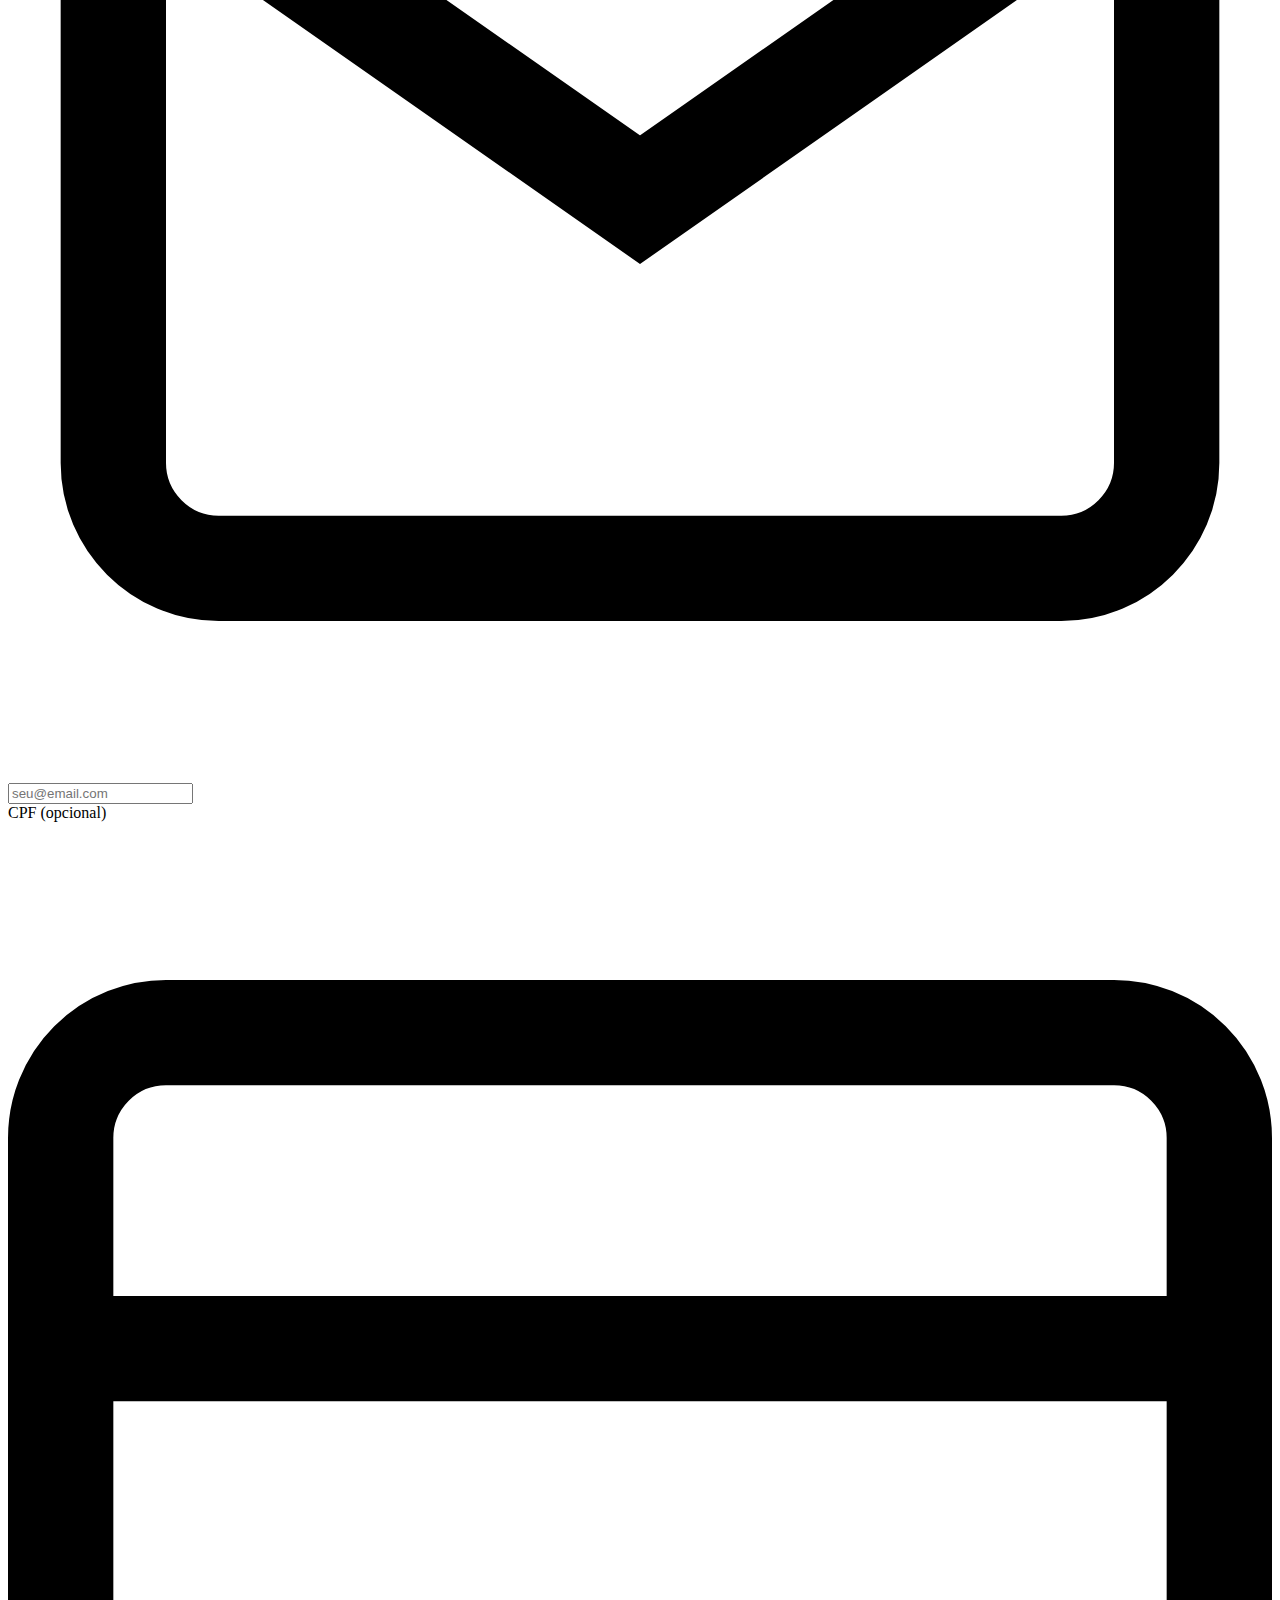
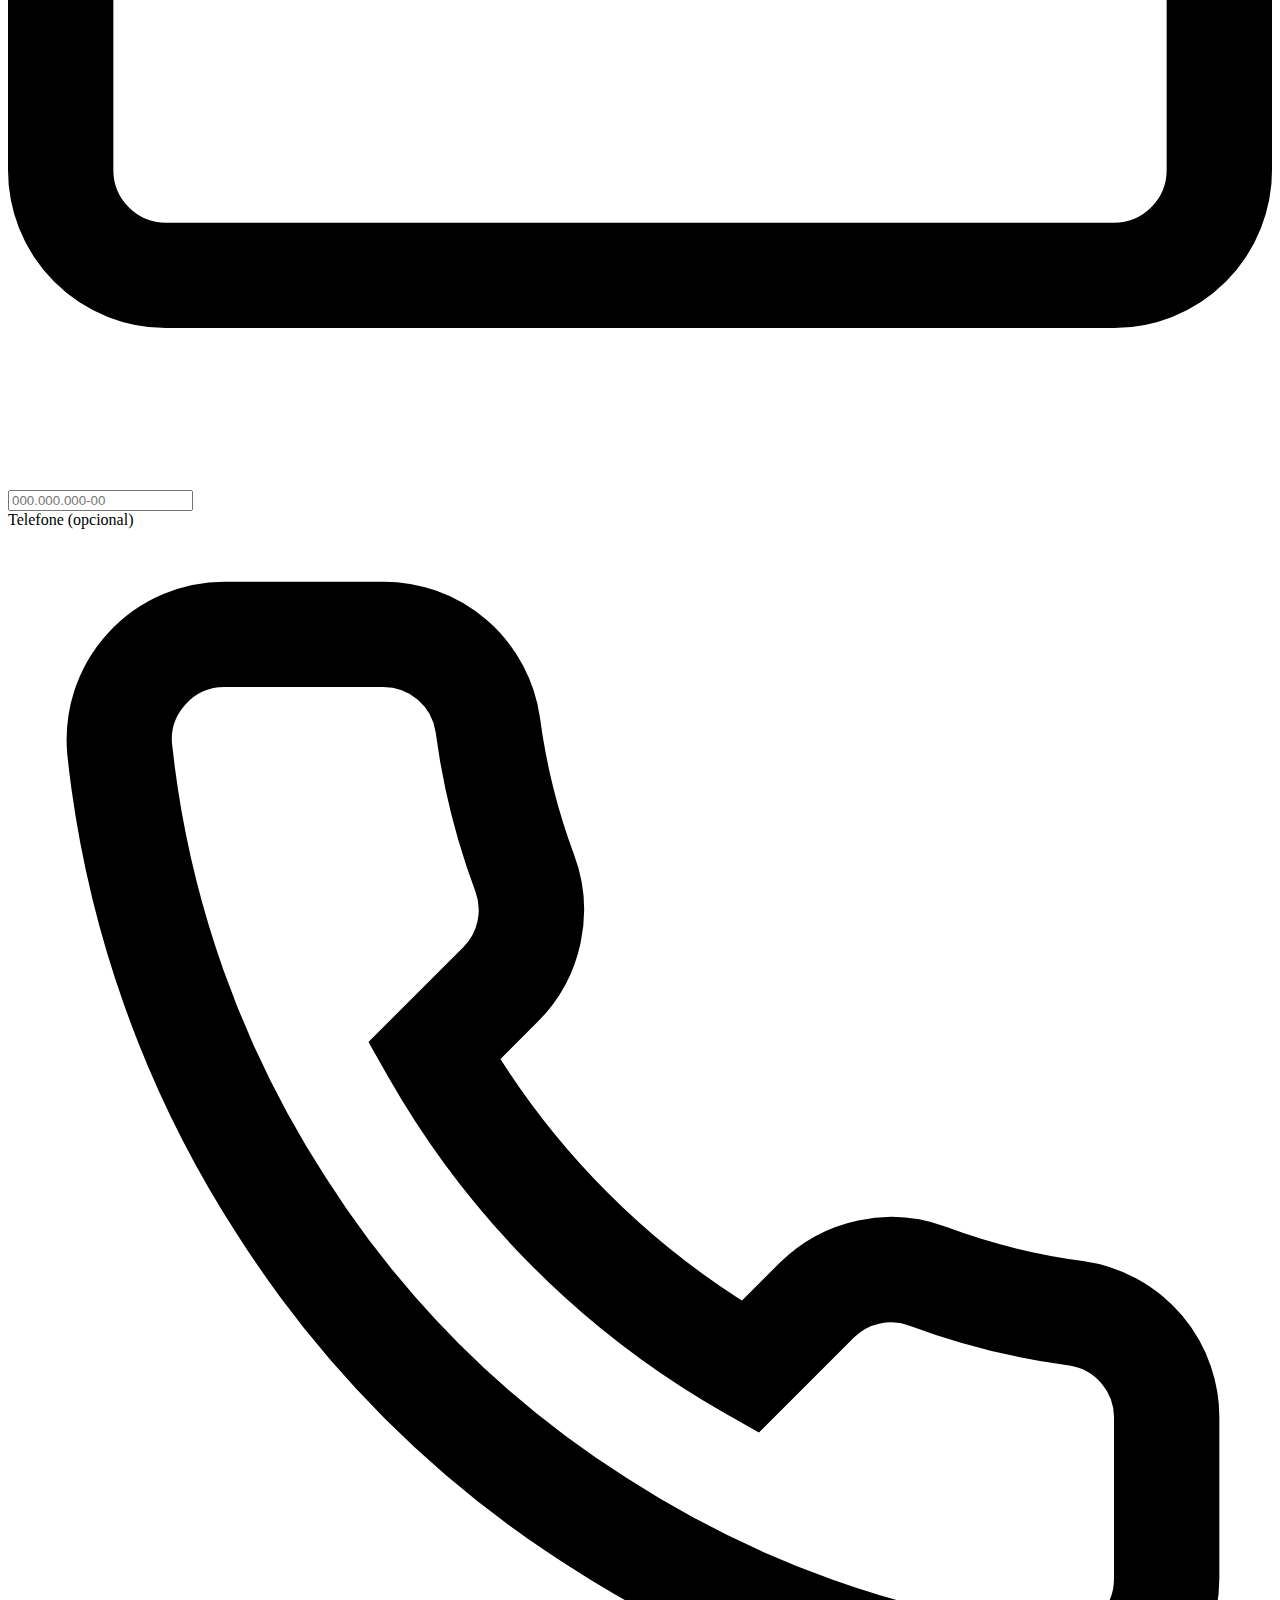
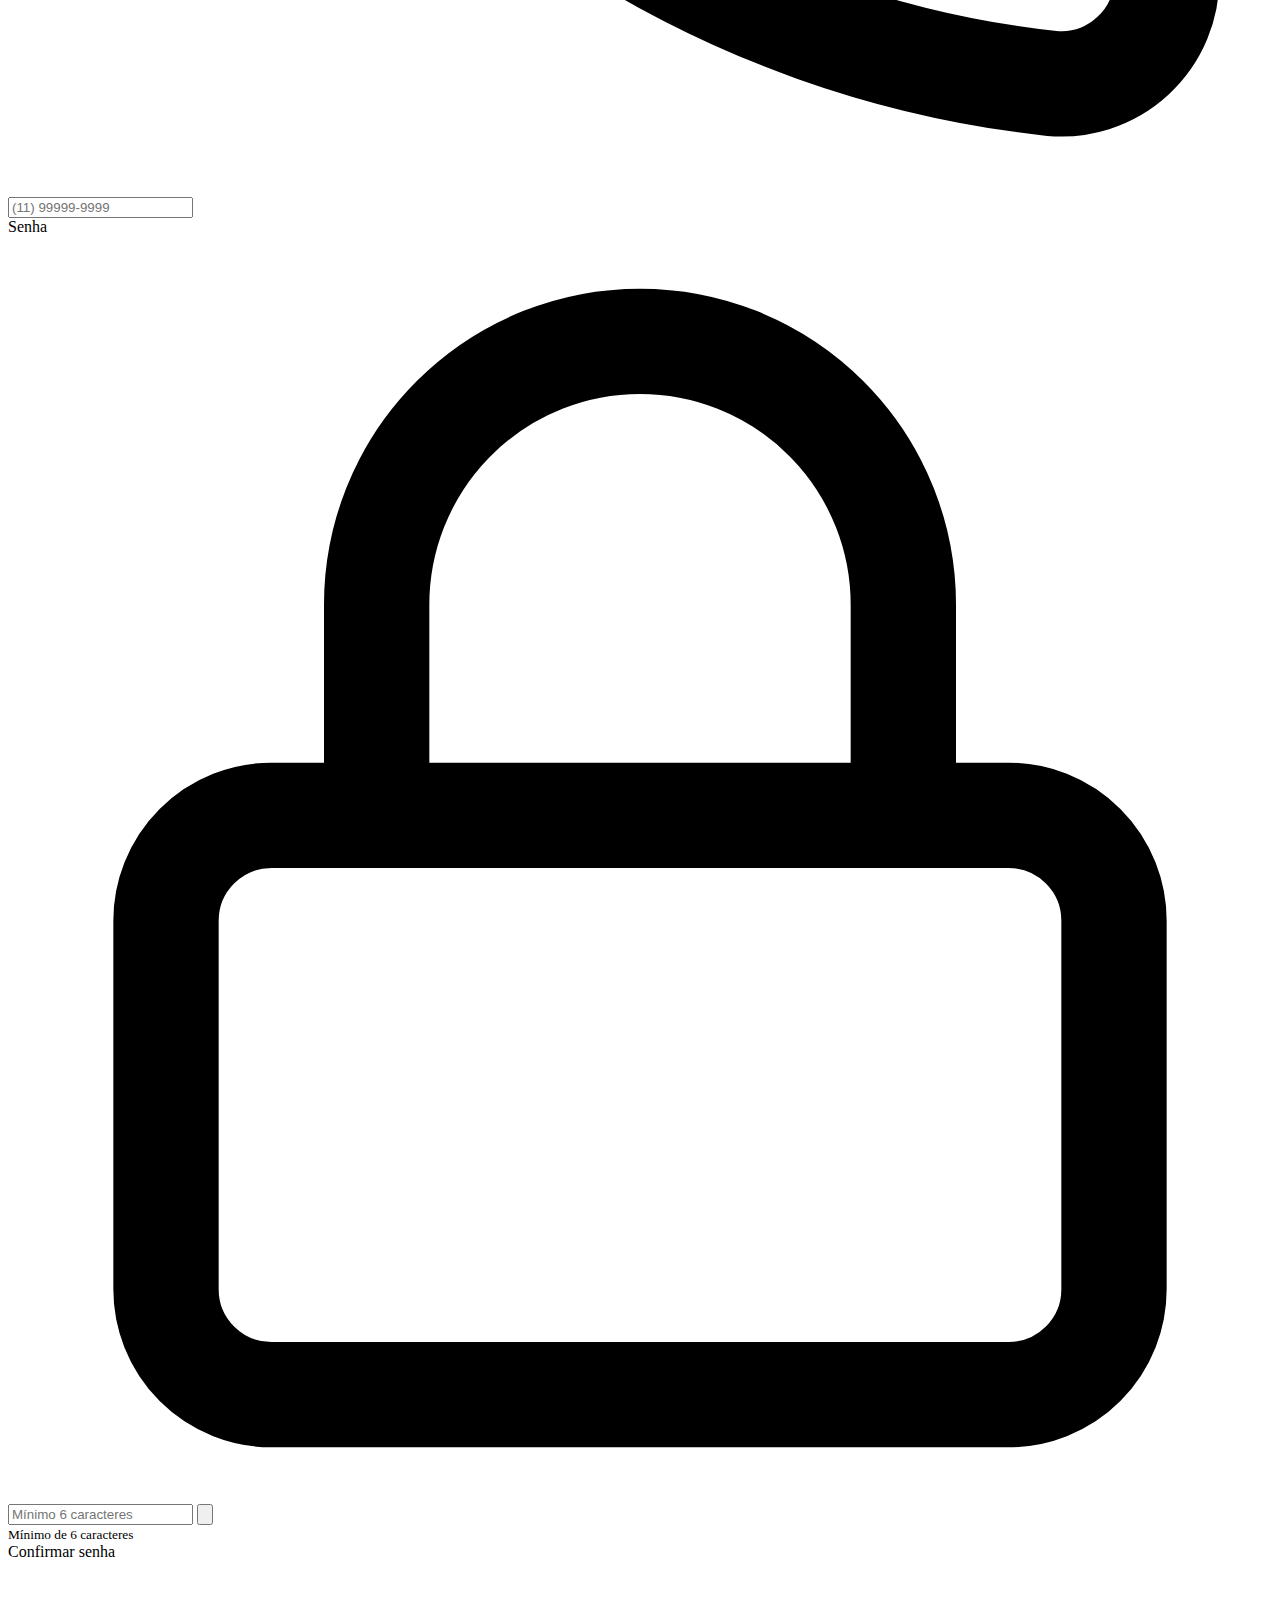
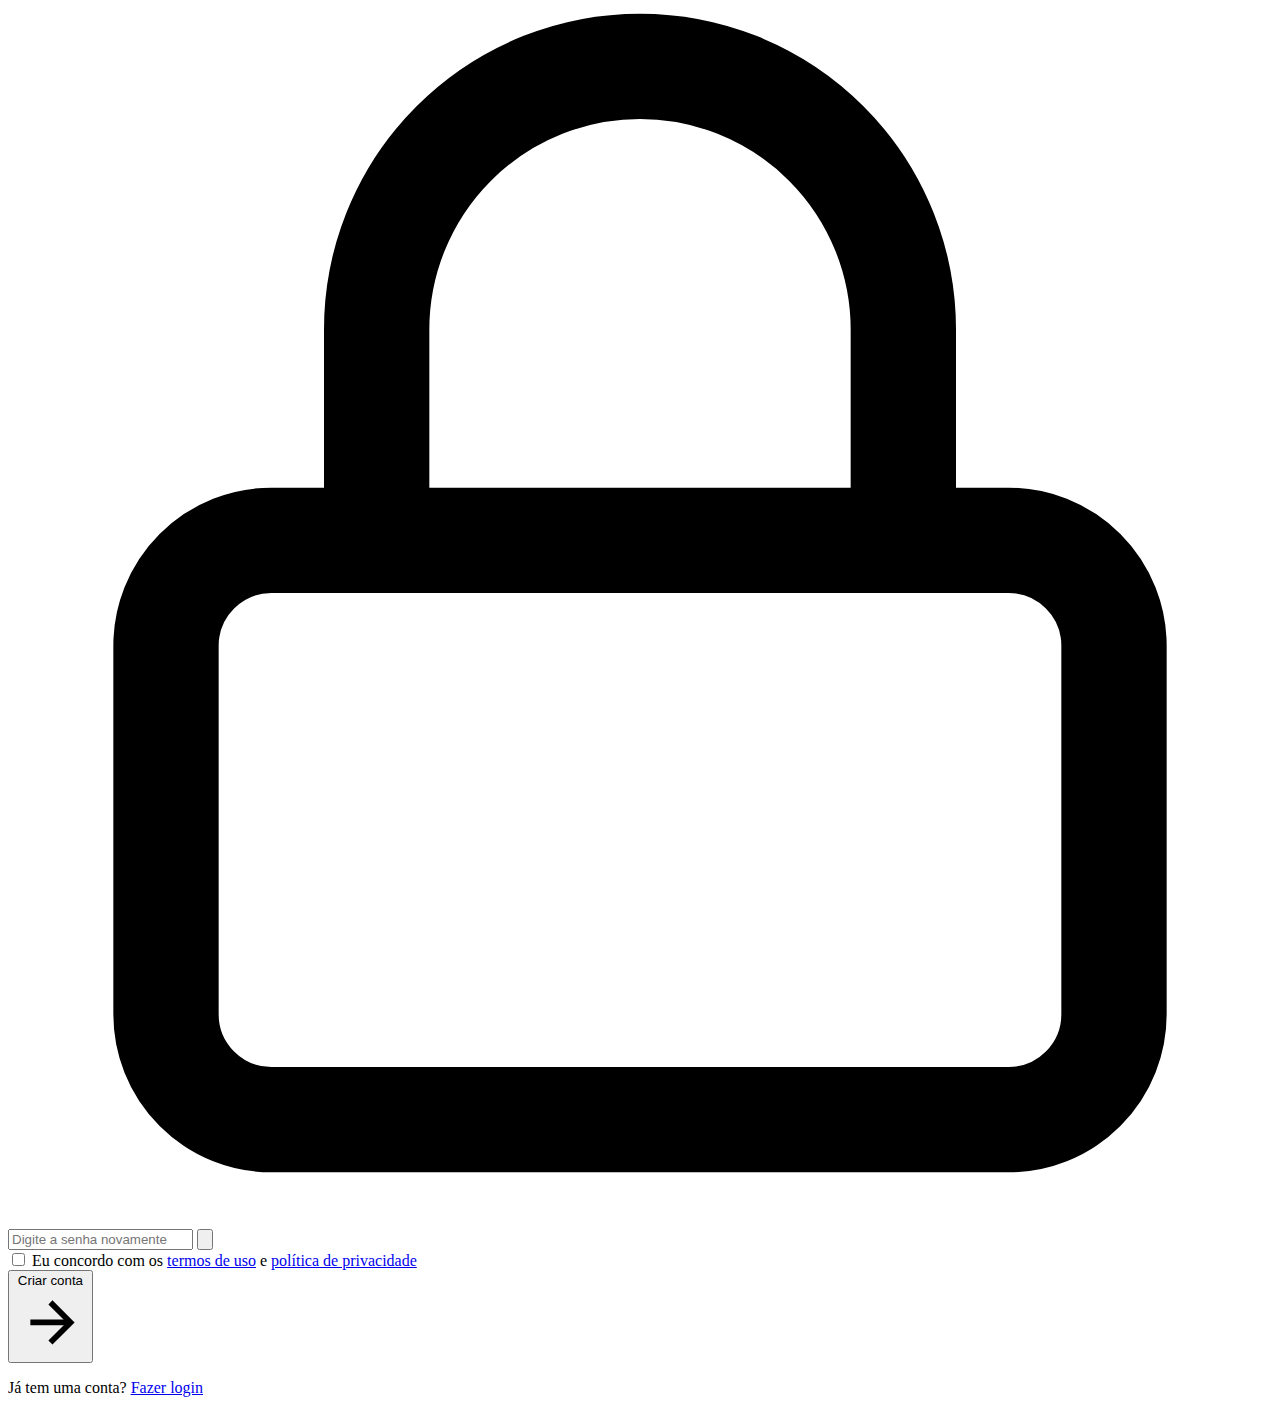
<file: APP/frontend/pages/cadastro.html>
<!DOCTYPE html>
<html lang="pt-BR">
<head>
    <meta charset="UTF-8">
    <meta name="viewport" content="width=device-width, initial-scale=1.0">
    <title>Cadastro - MeuProvedor</title>
</head>
<body>
    <div class="auth-container">
        <div class="auth-card">
            <div class="auth-header">
                <div class="auth-logo">
                    <svg viewBox="0 0 24 24" fill="none" stroke="currentColor" stroke-width="2">
                        <path d="M5 12.55a11 11 0 0 1 14.08 0"></path>
                        <path d="M1.42 9a16 16 0 0 1 21.16 0"></path>
                        <path d="M8.53 16.11a6 6 0 0 1 6.95 0"></path>
                        <line x1="12" y1="20" x2="12.01" y2="20"></line>
                    </svg>
                </div>
                <h1>Criar conta</h1>
                <p>Preencha os dados para começar</p>
            </div>

            <form id="cadastro-form" class="auth-form">
                <div class="form-group">
                    <label for="nome">Nome completo</label>
                    <div class="input-wrapper">
                        <svg class="input-icon" viewBox="0 0 24 24" fill="none" stroke="currentColor" stroke-width="2">
                            <path d="M20 21v-2a4 4 0 0 0-4-4H8a4 4 0 0 0-4 4v2"></path>
                            <circle cx="12" cy="7" r="4"></circle>
                        </svg>
                        <input 
                            type="text" 
                            id="nome" 
                            name="nome" 
                            placeholder="Seu nome completo" 
                            required 
                            autocomplete="name"
                        >
                    </div>
                </div>

                <div class="form-group">
                    <label for="email-cadastro">Email</label>
                    <div class="input-wrapper">
                        <svg class="input-icon" viewBox="0 0 24 24" fill="none" stroke="currentColor" stroke-width="2">
                            <path d="M4 4h16c1.1 0 2 .9 2 2v12c0 1.1-.9 2-2 2H4c-1.1 0-2-.9-2-2V6c0-1.1.9-2 2-2z"></path>
                            <polyline points="22,6 12,13 2,6"></polyline>
                        </svg>
                        <input 
                            type="email" 
                            id="email-cadastro" 
                            name="email" 
                            placeholder="seu@email.com" 
                            required 
                            autocomplete="email"
                        >
                    </div>
                </div>

                <div class="form-group">
                    <label for="cpf">CPF (opcional)</label>
                    <div class="input-wrapper">
                        <svg class="input-icon" viewBox="0 0 24 24" fill="none" stroke="currentColor" stroke-width="2">
                            <rect x="1" y="4" width="22" height="16" rx="2" ry="2"></rect>
                            <line x1="1" y1="10" x2="23" y2="10"></line>
                        </svg>
                        <input 
                            type="text" 
                            id="cpf" 
                            name="cpf" 
                            placeholder="000.000.000-00" 
                            autocomplete="off"
                        >
                    </div>
                </div>

                <div class="form-group">
                    <label for="telefone">Telefone (opcional)</label>
                    <div class="input-wrapper">
                        <svg class="input-icon" viewBox="0 0 24 24" fill="none" stroke="currentColor" stroke-width="2">
                            <path d="M22 16.92v3a2 2 0 0 1-2.18 2 19.79 19.79 0 0 1-8.63-3.07 19.5 19.5 0 0 1-6-6 19.79 19.79 0 0 1-3.07-8.67A2 2 0 0 1 4.11 2h3a2 2 0 0 1 2 1.72 12.84 12.84 0 0 0 .7 2.81 2 2 0 0 1-.45 2.11L8.09 9.91a16 16 0 0 0 6 6l1.27-1.27a2 2 0 0 1 2.11-.45 12.84 12.84 0 0 0 2.81.7A2 2 0 0 1 22 16.92z"></path>
                        </svg>
                        <input 
                            type="tel" 
                            id="telefone" 
                            name="telefone" 
                            placeholder="(11) 99999-9999" 
                            autocomplete="tel"
                        >
                    </div>
                </div>

                <div class="form-group">
                    <label for="senha-cadastro">Senha</label>
                    <div class="input-wrapper">
                        <svg class="input-icon" viewBox="0 0 24 24" fill="none" stroke="currentColor" stroke-width="2">
                            <rect x="3" y="11" width="18" height="11" rx="2" ry="2"></rect>
                            <path d="M7 11V7a5 5 0 0 1 10 0v4"></path>
                        </svg>
                        <input 
                            type="password" 
                            id="senha-cadastro" 
                            name="senha" 
                            placeholder="Mínimo 6 caracteres" 
                            required 
                            autocomplete="new-password"
                            minlength="6"
                        >
                        <button type="button" class="toggle-password" id="toggle-password-cadastro">
                            <svg class="eye-icon" viewBox="0 0 24 24" fill="none" stroke="currentColor" stroke-width="2">
                                <path d="M1 12s4-8 11-8 11 8 11 8-4 8-11 8-11-8-11-8z"></path>
                                <circle cx="12" cy="12" r="3"></circle>
                            </svg>
                        </button>
                    </div>
                    <small class="form-hint">Mínimo de 6 caracteres</small>
                </div>

                <div class="form-group">
                    <label for="confirmar-senha">Confirmar senha</label>
                    <div class="input-wrapper">
                        <svg class="input-icon" viewBox="0 0 24 24" fill="none" stroke="currentColor" stroke-width="2">
                            <rect x="3" y="11" width="18" height="11" rx="2" ry="2"></rect>
                            <path d="M7 11V7a5 5 0 0 1 10 0v4"></path>
                        </svg>
                        <input 
                            type="password" 
                            id="confirmar-senha" 
                            name="confirmar-senha" 
                            placeholder="Digite a senha novamente" 
                            required 
                            autocomplete="new-password"
                            minlength="6"
                        >
                        <button type="button" class="toggle-password" id="toggle-password-confirm">
                            <svg class="eye-icon" viewBox="0 0 24 24" fill="none" stroke="currentColor" stroke-width="2">
                                <path d="M1 12s4-8 11-8 11 8 11 8-4 8-11 8-11-8-11-8z"></path>
                                <circle cx="12" cy="12" r="3"></circle>
                            </svg>
                        </button>
                    </div>
                </div>

                <div class="form-options">
                    <label class="checkbox-label">
                        <input type="checkbox" id="aceitar-termos" required>
                        <span>Eu concordo com os <a href="#">termos de uso</a> e <a href="#">política de privacidade</a></span>
                    </label>
                </div>

                <button type="submit" class="auth-button" id="cadastro-button">
                    <span>Criar conta</span>
                    <svg class="button-icon" viewBox="0 0 24 24" fill="none" stroke="currentColor" stroke-width="2">
                        <line x1="5" y1="12" x2="19" y2="12"></line>
                        <polyline points="12 5 19 12 12 19"></polyline>
                    </svg>
                </button>

                <div id="cadastro-error" class="error-message" style="display: none;"></div>
                <div id="cadastro-success" class="success-message" style="display: none;"></div>
            </form>

            <div class="auth-footer">
                <p>Já tem uma conta? <a href="#" id="link-login">Fazer login</a></p>
            </div>
        </div>

        <div class="auth-background">
            <div class="bg-circle bg-circle-1"></div>
            <div class="bg-circle bg-circle-2"></div>
            <div class="bg-circle bg-circle-3"></div>
        </div>
    </div>
</body>
</html>
</file>
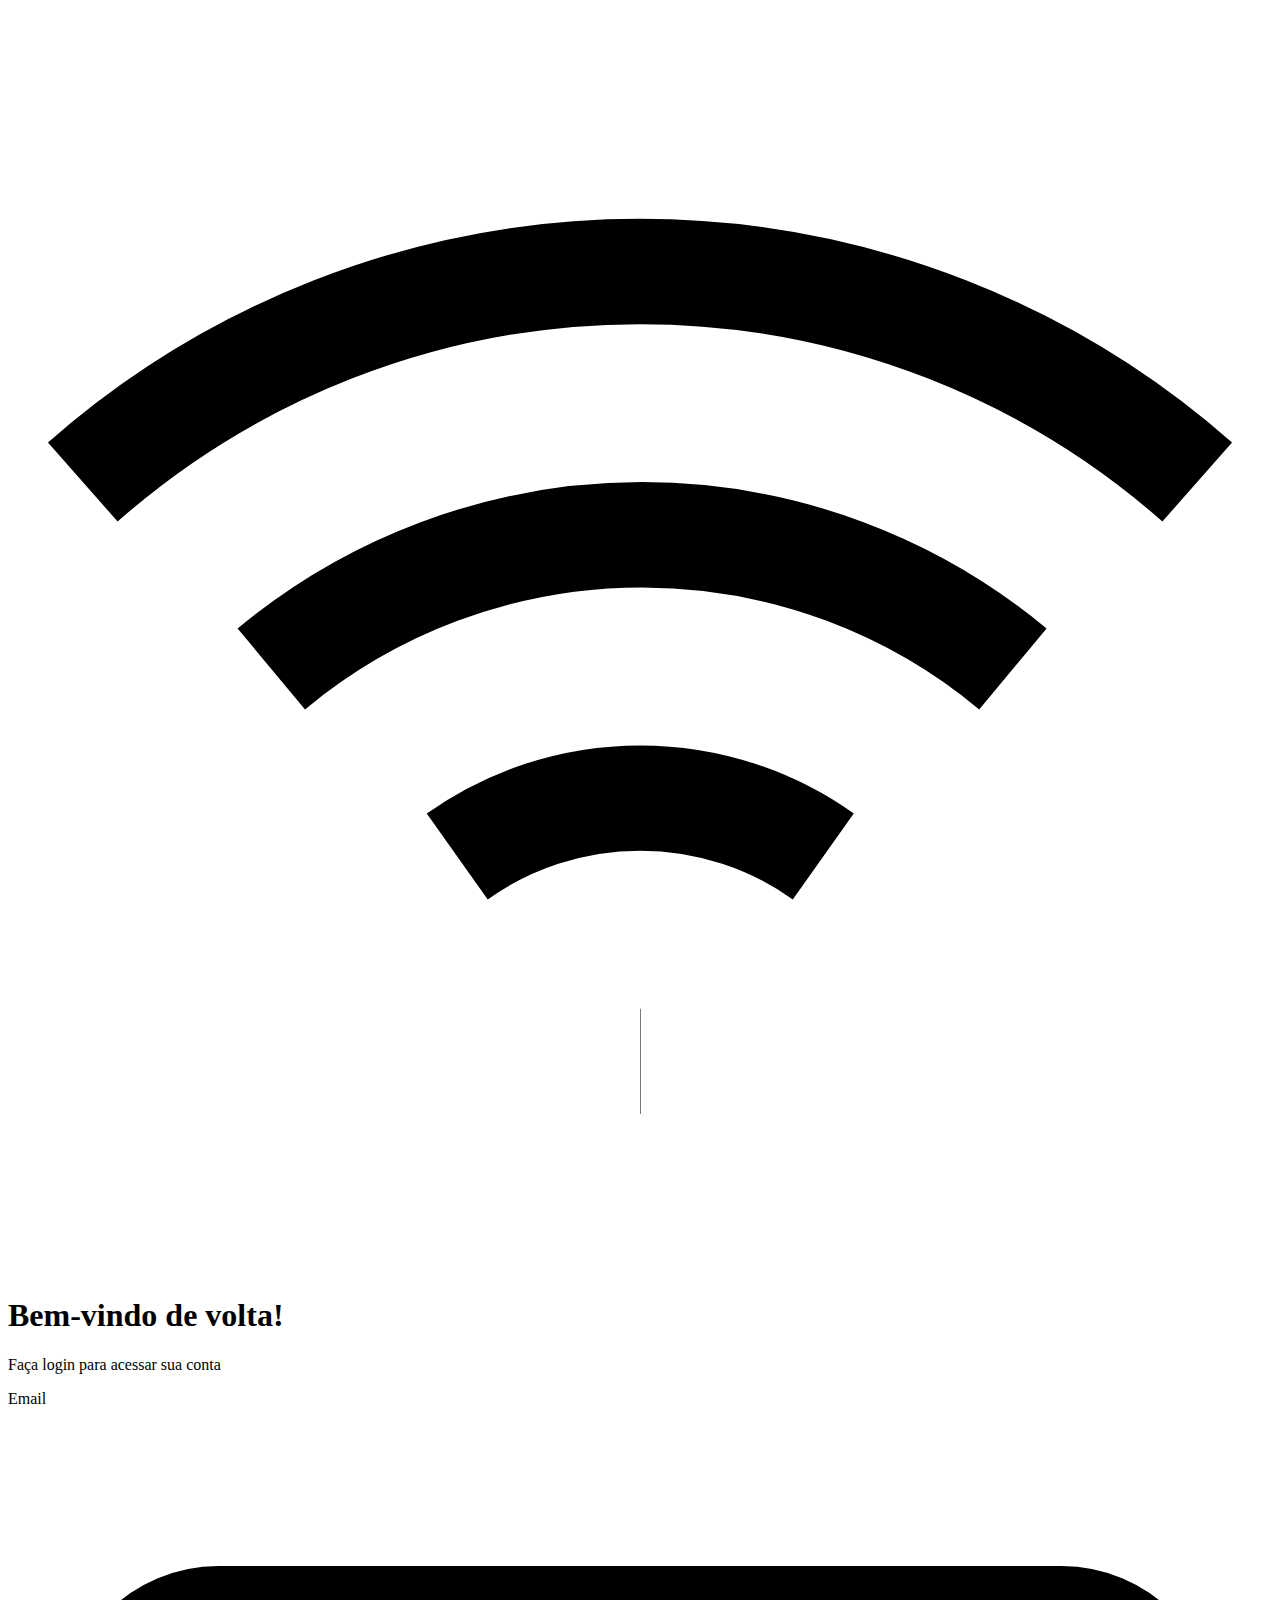
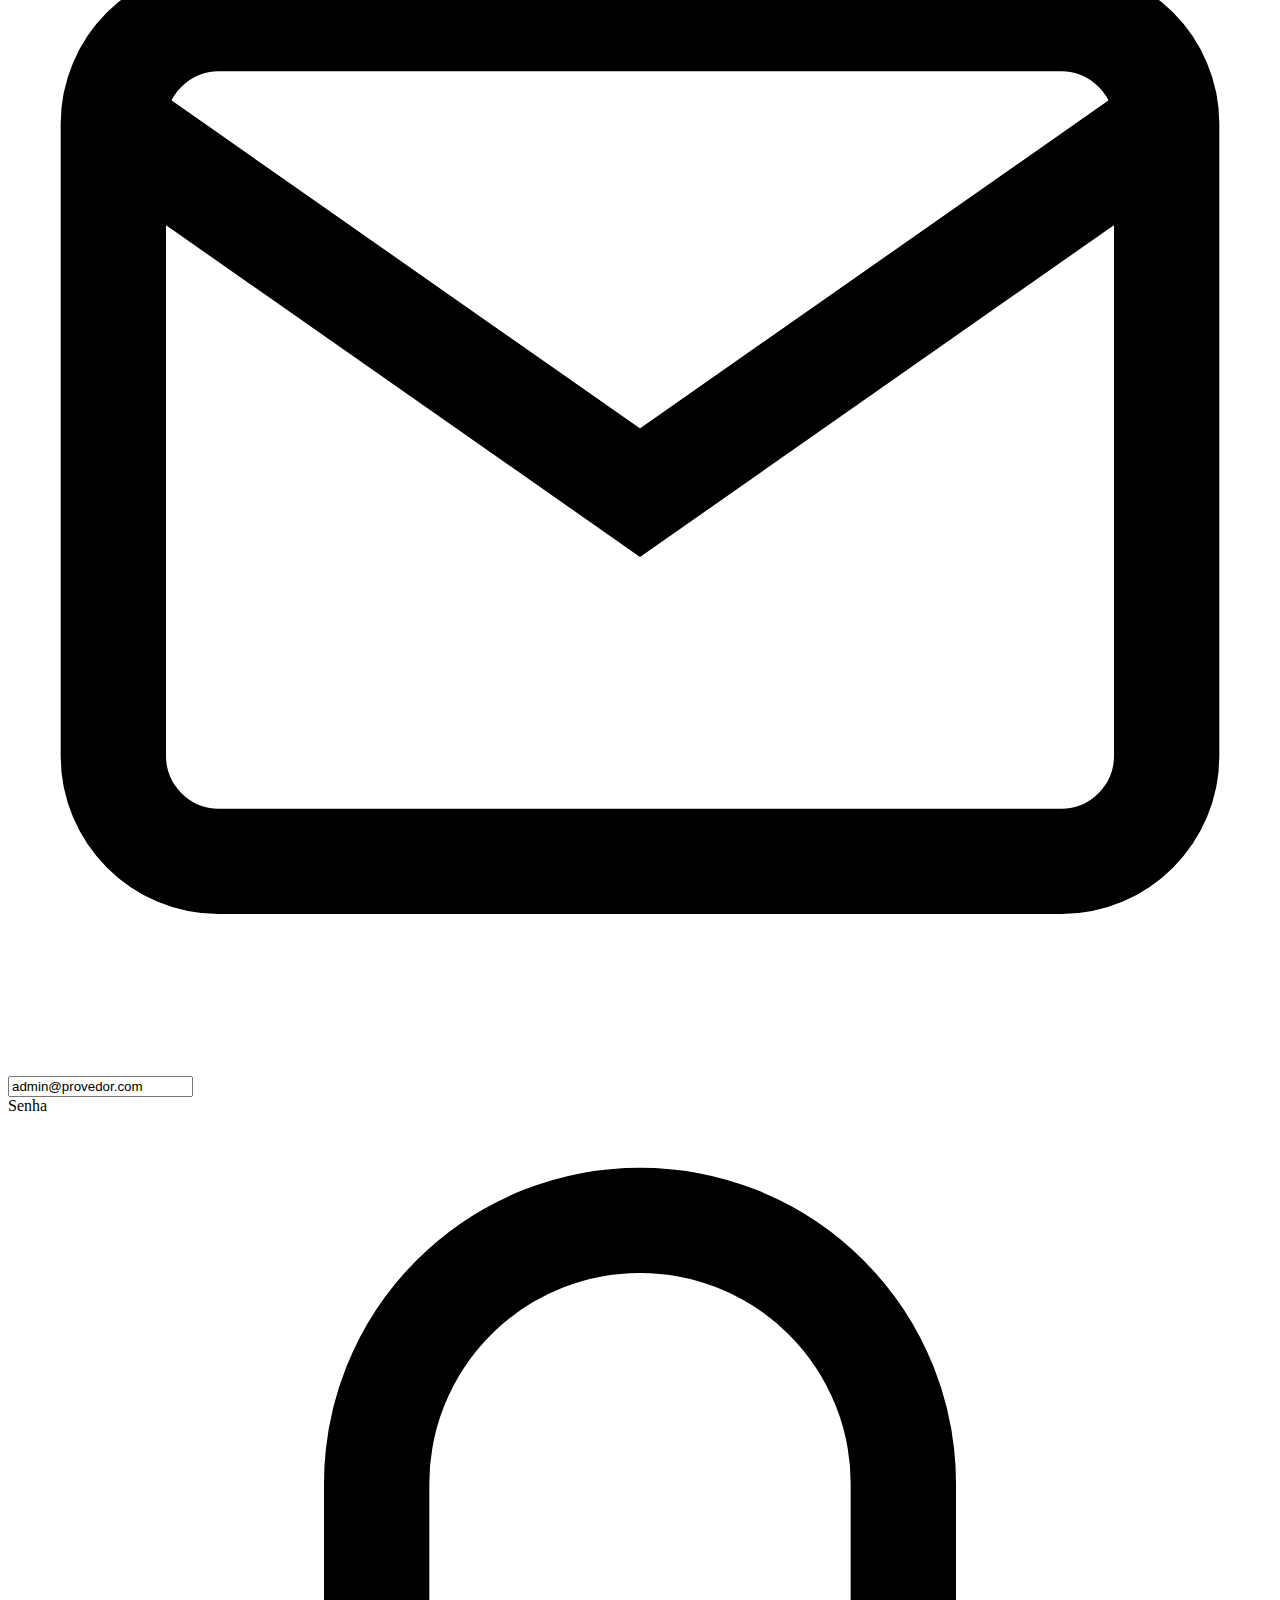
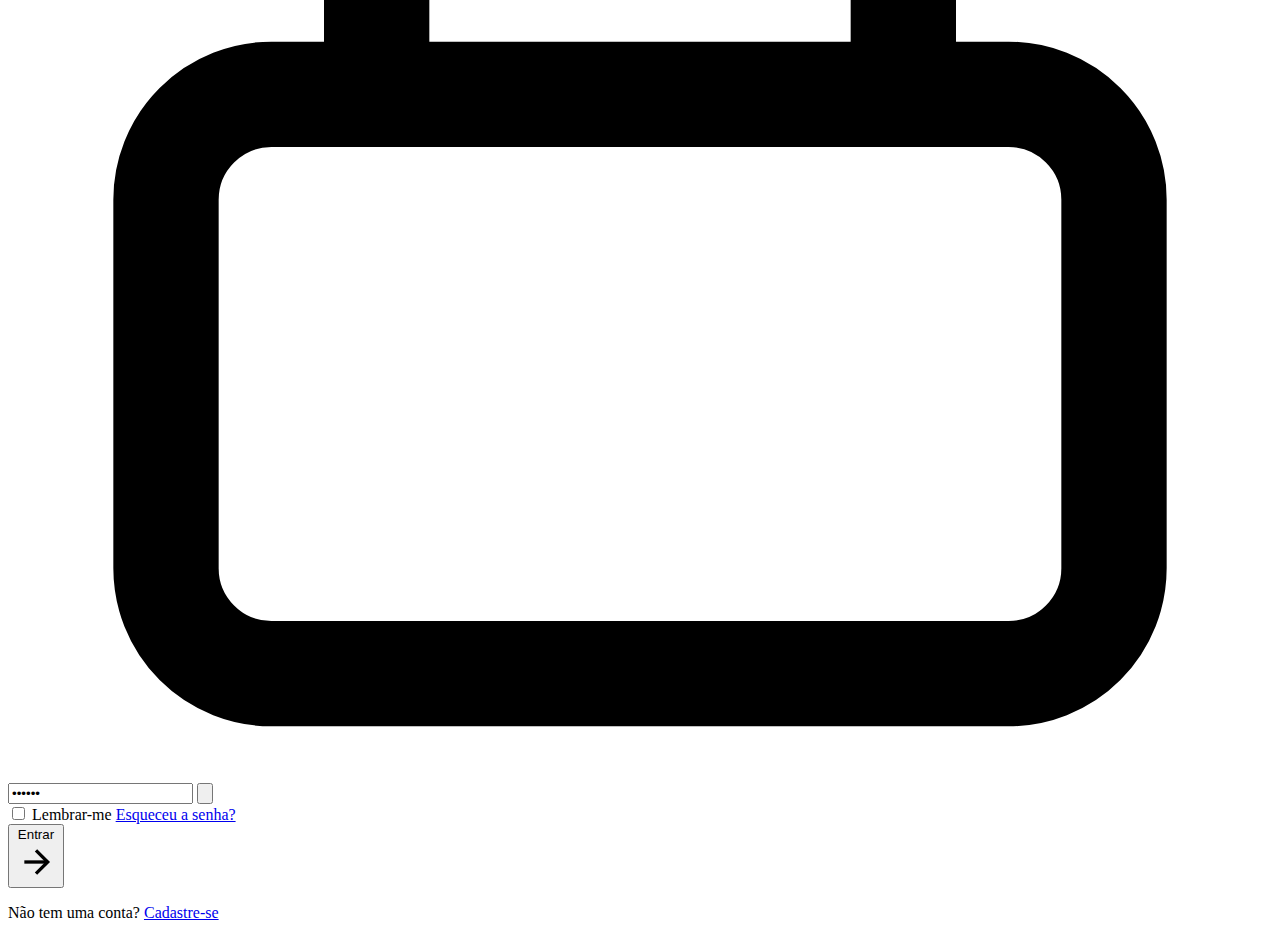
<file: APP/frontend/pages/login.html>
<!DOCTYPE html>
<html lang="pt-BR">
<head>
    <meta charset="UTF-8">
    <meta name="viewport" content="width=device-width, initial-scale=1.0">
    <title>Login - MeuProvedor</title>
</head>
<body>
    <div class="auth-container">
        <div class="auth-card">
            <div class="auth-header">
                <div class="auth-logo">
                    <svg viewBox="0 0 24 24" fill="none" stroke="currentColor" stroke-width="2">
                        <path d="M5 12.55a11 11 0 0 1 14.08 0"></path>
                        <path d="M1.42 9a16 16 0 0 1 21.16 0"></path>
                        <path d="M8.53 16.11a6 6 0 0 1 6.95 0"></path>
                        <line x1="12" y1="20" x2="12.01" y2="20"></line>
                    </svg>
                </div>
                <h1>Bem-vindo de volta!</h1>
                <p>Faça login para acessar sua conta</p>
            </div>

            <form id="login-form" class="auth-form">
                <div class="form-group">
                    <label for="email">Email</label>
                    <div class="input-wrapper">
                        <svg class="input-icon" viewBox="0 0 24 24" fill="none" stroke="currentColor" stroke-width="2">
                            <path d="M4 4h16c1.1 0 2 .9 2 2v12c0 1.1-.9 2-2 2H4c-1.1 0-2-.9-2-2V6c0-1.1.9-2 2-2z"></path>
                            <polyline points="22,6 12,13 2,6"></polyline>
                        </svg>
                        <input 
                            type="email" 
                            id="email" 
                            name="email" 
                            placeholder="seu@email.com" 
                            value="admin@provedor.com"
                            required 
                            autocomplete="email"
                        >
                    </div>
                </div>

                <div class="form-group">
                    <label for="senha">Senha</label>
                    <div class="input-wrapper">
                        <svg class="input-icon" viewBox="0 0 24 24" fill="none" stroke="currentColor" stroke-width="2">
                            <rect x="3" y="11" width="18" height="11" rx="2" ry="2"></rect>
                            <path d="M7 11V7a5 5 0 0 1 10 0v4"></path>
                        </svg>
                        <input 
                            type="password" 
                            id="senha" 
                            name="senha" 
                            placeholder="••••••••" 
                            value="123456"
                            required 
                            autocomplete="current-password"
                        >
                        <button type="button" class="toggle-password" id="toggle-password">
                            <svg class="eye-icon" viewBox="0 0 24 24" fill="none" stroke="currentColor" stroke-width="2">
                                <path d="M1 12s4-8 11-8 11 8 11 8-4 8-11 8-11-8-11-8z"></path>
                                <circle cx="12" cy="12" r="3"></circle>
                            </svg>
                        </button>
                    </div>
                </div>

                <div class="form-options">
                    <label class="checkbox-label">
                        <input type="checkbox" id="lembrar-me">
                        <span>Lembrar-me</span>
                    </label>
                    <a href="#" class="forgot-password">Esqueceu a senha?</a>
                </div>

                <button type="submit" class="auth-button" id="login-button">
                    <span>Entrar</span>
                    <svg class="button-icon" viewBox="0 0 24 24" fill="none" stroke="currentColor" stroke-width="2">
                        <line x1="5" y1="12" x2="19" y2="12"></line>
                        <polyline points="12 5 19 12 12 19"></polyline>
                    </svg>
                </button>

                <div id="login-error" class="error-message" style="display: none;"></div>
            </form>

            <div class="auth-footer">
                <p>Não tem uma conta? <a href="#" id="link-cadastro">Cadastre-se</a></p>
            </div>
        </div>

        <div class="auth-background">
            <div class="bg-circle bg-circle-1"></div>
            <div class="bg-circle bg-circle-2"></div>
            <div class="bg-circle bg-circle-3"></div>
        </div>
    </div>
</body>
</html>
</file>
<file: APP/frontend/css/style.css>
/* Reset e Variáveis */
:root {
    --primary-color: #3BAA74; /* Verde principal */
    --primary-hover: #2d8a5d; /* Verde escurecido para hover */
    --secondary-color: #ffffff;
    --text-primary: #1E293B; /* Cinza escuro */
    --text-secondary: #64748B; /* Cinza médio */
    --bg-primary: #ffffff; /* Fundo branco */
    --bg-card: #ffffff;
    --bg-input: #ffffff;
    --border-color: #E2E8F0; /* Cinza claro para bordas */
    --border-color-focus: #3BAA74;
    --shadow-sm: 0 1px 3px rgba(0, 0, 0, 0.08);
    --shadow-md: 0 4px 12px rgba(0, 0, 0, 0.1);
    --shadow-lg: 0 8px 24px rgba(0, 0, 0, 0.12);
    --shadow-nav: 0 -2px 10px rgba(0, 0, 0, 0.08);
    --border-radius: 16px;
    --border-radius-sm: 12px;
    --border-radius-input: 10px;
    --transition: all 0.3s cubic-bezier(0.4, 0, 0.2, 1);
    --transition-fast: all 0.2s ease;
}

* {
    margin: 0;
    padding: 0;
    box-sizing: border-box;
}

body {
    font-family: 'Poppins', -apple-system, BlinkMacSystemFont, 'Segoe UI', sans-serif;
    background-color: #f8fafc;
    color: var(--text-primary);
    line-height: 1.6;
    overflow-x: hidden;
    font-weight: 400;
}

#app {
    min-height: 100vh;
    padding-bottom: 80px; /* Espaço para o menu inferior */
    position: relative;
}

/* Container de Páginas */
#page-container {
    min-height: calc(100vh - 80px);
    animation: fadeIn 0.3s ease-in-out;
}

@keyframes fadeIn {
    from {
        opacity: 0;
        transform: translateY(10px);
    }
    to {
        opacity: 1;
        transform: translateY(0);
    }
}

.page {
    display: block;
    padding: 20px;
    max-width: 600px;
    margin: 0 auto;
    animation: slideIn 0.3s ease-out;
}

.page.active {
    display: block;
}

@keyframes slideIn {
    from {
        opacity: 0;
        transform: translateX(20px);
    }
    to {
        opacity: 1;
        transform: translateX(0);
    }
}

/* Header das Páginas */
.page-header {
    margin-bottom: 24px;
    background: var(--bg-primary);
    padding: 16px 20px;
    border-radius: var(--border-radius);
    box-shadow: var(--shadow-sm);
    margin-left: -20px;
    margin-right: -20px;
    margin-top: -20px;
    margin-bottom: 24px;
}

.page-header h1 {
    font-size: 28px;
    font-weight: 600;
    color: var(--primary-color);
    margin-bottom: 8px;
}

.page-header p {
    color: var(--text-secondary);
    font-size: 14px;
    font-weight: 400;
}

.greeting {
    background: transparent;
    padding: 0;
    box-shadow: none;
    margin: 0;
}

.greeting h1 {
    font-size: 32px;
    font-weight: 600;
    margin-bottom: 4px;
    color: var(--text-primary);
}

.greeting #user-name {
    color: var(--primary-color);
    font-weight: 600;
}

.greeting p {
    color: var(--text-secondary);
    font-size: 16px;
    font-weight: 400;
}

/* Banner Rotativo */
.banner-section {
    margin-bottom: 24px;
    position: relative;
    border-radius: var(--border-radius);
    overflow: hidden;
    box-shadow: var(--shadow-md);
}

.banner-slider {
    position: relative;
    height: 140px;
    background: linear-gradient(135deg, var(--primary-color) 0%, var(--primary-hover) 100%);
}

.banner-slide {
    position: absolute;
    width: 100%;
    height: 100%;
    display: flex;
    align-items: center;
    justify-content: center;
    opacity: 0;
    transition: opacity 0.5s ease-in-out;
}

.banner-slide.active {
    opacity: 1;
}

.banner-content {
    text-align: center;
    color: var(--secondary-color);
    padding: 20px;
}

.banner-content h3 {
    font-size: 22px;
    font-weight: 600;
    margin-bottom: 8px;
    display: flex;
    align-items: center;
    justify-content: center;
}

.banner-content .inline-icon {
    width: 20px;
    height: 20px;
    margin-right: 8px;
    flex-shrink: 0;
}

.banner-content p {
    font-size: 14px;
    opacity: 0.95;
    font-weight: 400;
}

.banner-indicators {
    display: flex;
    justify-content: center;
    gap: 8px;
    padding: 12px;
    background: var(--bg-card);
}

.indicator {
    width: 8px;
    height: 8px;
    border-radius: 50%;
    background: #e5e7eb;
    cursor: pointer;
    transition: var(--transition);
}

.indicator.active {
    background: var(--primary-color);
    width: 24px;
    border-radius: 4px;
}

/* Cards de Resumo */
.summary-cards {
    display: grid;
    grid-template-columns: 1fr;
    gap: 16px;
    margin-bottom: 24px;
}

.summary-card {
    background: var(--bg-card);
    border-radius: var(--border-radius);
    padding: 20px;
    box-shadow: var(--shadow-sm);
    display: flex;
    align-items: center;
    gap: 16px;
    transition: var(--transition);
    border: 1px solid transparent;
}

.summary-card:hover,
.summary-card:active {
    transform: translateY(-2px);
    box-shadow: var(--shadow-md);
}

.summary-card[onclick] {
    cursor: pointer;
}

.card-icon {
    font-size: 32px;
    width: 50px;
    height: 50px;
    display: flex;
    align-items: center;
    justify-content: center;
    background: #f1f5f9;
    border-radius: var(--border-radius-sm);
}

.card-icon svg {
    width: 24px;
    height: 24px;
    stroke: var(--primary-color);
}

.card-content {
    flex: 1;
}

.card-content h3 {
    font-size: 14px;
    color: var(--text-secondary);
    font-weight: 500;
    margin-bottom: 4px;
}

.card-value {
    font-size: 20px;
    font-weight: 600;
    color: var(--text-primary);
    margin-bottom: 4px;
}

.status-paid {
    color: var(--primary-color);
}

.card-subtitle {
    font-size: 12px;
    color: var(--text-secondary);
    font-weight: 400;
}

.clique-destaque {
    color: var(--primary-color);
    font-weight: 600;
    text-decoration: underline;
    cursor: pointer;
    transition: var(--transition);
}

.clique-destaque:hover {
    color: var(--primary-hover);
    text-decoration: none;
}

.progress-bar {
    width: 100%;
    height: 6px;
    background: #f1f5f9;
    border-radius: 3px;
    margin-top: 8px;
    overflow: hidden;
}

.progress-fill {
    height: 100%;
    background: linear-gradient(90deg, var(--primary-color), var(--primary-hover));
    border-radius: 3px;
    transition: width 0.3s ease;
}

/* Ações Rápidas */
.quick-actions {
    margin-bottom: 24px;
}

.section-title {
    font-size: 18px;
    font-weight: 600;
    margin-bottom: 8px;
    color: var(--text-primary);
}

.section-subtitle {
    font-size: 14px;
    color: var(--text-secondary);
    margin-bottom: 24px;
    font-weight: 400;
}

.planos-section {
    margin-bottom: 32px;
    animation: fadeIn 0.3s ease-out;
}

.speed-label {
    font-size: 12px;
    color: var(--text-secondary);
    margin-top: 8px;
    font-weight: 400;
}

.actions-grid {
    display: grid;
    grid-template-columns: repeat(2, 1fr);
    gap: 12px;
}

.action-btn {
    background: var(--bg-card);
    border: none;
    border-radius: var(--border-radius-sm);
    padding: 20px;
    display: flex;
    flex-direction: column;
    align-items: center;
    gap: 8px;
    cursor: pointer;
    transition: var(--transition);
    box-shadow: var(--shadow-sm);
    font-family: inherit;
    font-size: 14px;
    font-weight: 500;
    color: var(--text-primary);
}

.action-btn:hover,
.action-btn:active {
    transform: translateY(-2px);
    box-shadow: var(--shadow-md);
}

.action-icon {
    font-size: 28px;
    display: flex;
    align-items: center;
    justify-content: center;
}

.action-icon svg {
    width: 28px;
    height: 28px;
    stroke: var(--primary-color);
}

/* Cards de Fatura */
.faturas-section {
    display: flex;
    flex-direction: column;
    gap: 16px;
}

.fatura-card {
    background: var(--bg-card);
    border-radius: var(--border-radius);
    padding: 20px;
    box-shadow: var(--shadow-sm);
    transition: var(--transition);
    border-left: 4px solid transparent;
}

.fatura-card.status-paid {
    border-left-color: var(--primary-color);
}

.fatura-card.status-pending {
    border-left-color: #fbbf24;
}

.fatura-card.status-overdue {
    border-left-color: #ef4444;
}

.fatura-card:hover,
.fatura-card:active {
    transform: translateY(-2px);
    box-shadow: var(--shadow-md);
}

.fatura-header {
    display: flex;
    justify-content: space-between;
    align-items: flex-start;
    margin-bottom: 16px;
}

.fatura-info h3 {
    font-size: 18px;
    font-weight: 600;
    margin-bottom: 4px;
    color: var(--text-primary);
}

.fatura-date {
    font-size: 12px;
    color: var(--text-secondary);
    font-weight: 400;
}

.status-badge {
    padding: 6px 12px;
    border-radius: 20px;
    font-size: 12px;
    font-weight: 600;
}

.status-badge.paid {
    background: #d1fae5;
    color: var(--primary-color);
}

.status-badge.pending {
    background: #fef3c7;
    color: #d97706;
}

.status-badge.overdue {
    background: #fee2e2;
    color: #dc2626;
}

.fatura-body {
    display: flex;
    flex-direction: column;
    gap: 16px;
}

.fatura-value {
    display: flex;
    justify-content: space-between;
    align-items: center;
}

.fatura-value .label {
    color: var(--text-secondary);
    font-size: 14px;
    font-weight: 400;
}

.fatura-value .value {
    font-size: 24px;
    font-weight: 700;
    color: var(--text-primary);
}

.fatura-actions {
    display: flex;
    gap: 8px;
    flex-wrap: wrap;
}

/* Botões */
.btn-primary,
.btn-secondary {
    padding: 12px 24px;
    border: none;
    border-radius: var(--border-radius-sm);
    font-family: inherit;
    font-size: 14px;
    font-weight: 500;
    cursor: pointer;
    transition: var(--transition);
}

.btn-primary {
    background: var(--primary-color);
    color: var(--secondary-color);
}

.btn-primary:hover,
.btn-primary:active {
    background: var(--primary-hover);
    transform: translateY(-1px);
    box-shadow: var(--shadow-sm);
}

.btn-secondary {
    background: #E5E7EB;
    color: var(--text-primary);
    border: 1px solid #E5E7EB;
}

.btn-secondary:hover,
.btn-secondary:active {
    background: #d1d5db;
    border-color: #d1d5db;
}

.btn-full {
    width: 100%;
}

.btn-assinar {
    width: 100%;
    margin-top: 16px;
}

/* Cards de Plano */
.ofertas-section {
    display: grid;
    grid-template-columns: 1fr;
    gap: 20px;
}

.plano-card {
    background: var(--bg-card);
    border-radius: var(--border-radius);
    padding: 24px;
    box-shadow: var(--shadow-sm);
    transition: var(--transition);
    position: relative;
    overflow: hidden;
}

.plano-card:hover,
.plano-card:active {
    transform: translateY(-2px);
    box-shadow: var(--shadow-md);
}

/* Loja de Produtos */
.filtros-section {
    margin-bottom: 24px;
}

.filtros-container {
    display: flex;
    gap: 12px;
    overflow-x: auto;
    padding: 4px 0;
    -webkit-overflow-scrolling: touch;
}

.filtro-btn {
    background: var(--bg-card);
    border: 1px solid var(--border-color);
    border-radius: var(--border-radius-sm);
    padding: 12px 20px;
    display: flex;
    align-items: center;
    gap: 8px;
    cursor: pointer;
    transition: var(--transition);
    font-family: inherit;
    font-size: 14px;
    font-weight: 500;
    color: var(--text-secondary);
    white-space: nowrap;
    flex-shrink: 0;
}

.filtro-btn:hover {
    border-color: var(--primary-color);
    color: var(--primary-color);
}

.filtro-btn.active {
    background: var(--primary-color);
    border-color: var(--primary-color);
    color: var(--secondary-color);
}

.filtro-btn span:first-child {
    font-size: 20px;
    display: flex;
    align-items: center;
    justify-content: center;
}

.filtro-btn span:first-child svg {
    width: 20px;
    height: 20px;
    stroke: currentColor;
}

.produtos-grid {
    display: grid;
    grid-template-columns: repeat(auto-fill, minmax(160px, 1fr));
    gap: 16px;
}

.produto-card {
    background: var(--bg-card);
    border-radius: var(--border-radius);
    padding: 16px;
    box-shadow: var(--shadow-sm);
    transition: var(--transition);
    cursor: pointer;
    display: flex;
    flex-direction: column;
    position: relative;
    overflow: hidden;
}

.produto-card:hover,
.produto-card:active {
    transform: translateY(-2px);
    box-shadow: var(--shadow-md);
}

.produto-card.destaque::before {
    content: '';
    position: absolute;
    top: 8px;
    right: 8px;
    width: 20px;
    height: 20px;
    background-image: url("data:image/svg+xml,%3Csvg viewBox='0 0 24 24' fill='none' stroke='%23fbbf24' stroke-width='2' xmlns='http://www.w3.org/2000/svg'%3E%3Cpath d='M12 2L15.09 8.26L22 9.27L17 14.14L18.18 21.02L12 17.77L5.82 21.02L7 14.14L2 9.27L8.91 8.26L12 2Z'%3E%3C/path%3E%3C/svg%3E");
    background-size: contain;
    background-repeat: no-repeat;
}

.produto-imagem {
    width: 100%;
    height: 120px;
    display: flex;
    align-items: center;
    justify-content: center;
    background: #f8fafc;
    border-radius: var(--border-radius-sm);
    margin-bottom: 12px;
}

.produto-imagem img {
    max-width: 100%;
    max-height: 100%;
    object-fit: contain;
}

.produto-nome {
    font-size: 14px;
    font-weight: 600;
    color: var(--text-primary);
    margin-bottom: 4px;
    line-height: 1.4;
    display: -webkit-box;
    -webkit-line-clamp: 2;
    -webkit-box-orient: vertical;
    overflow: hidden;
}

.produto-marca {
    font-size: 12px;
    color: var(--text-secondary);
    margin-bottom: 8px;
    font-weight: 400;
}

.produto-preco {
    margin-top: auto;
    padding-top: 8px;
}

.produto-preco-antigo {
    font-size: 11px;
    color: var(--text-secondary);
    text-decoration: line-through;
    margin-bottom: 2px;
    font-weight: 400;
}

.produto-preco-atual {
    font-size: 18px;
    font-weight: 700;
    color: var(--primary-color);
}

.produto-badge {
    display: inline-block;
    padding: 4px 8px;
    border-radius: 12px;
    font-size: 10px;
    font-weight: 600;
    margin-top: 8px;
    background: #fee2e2;
    color: #dc2626;
}

.produto-badge.esgotado {
    background: #f3f4f6;
    color: #6b7280;
}

.produto-acoes {
    display: flex;
    gap: 8px;
    margin-top: 12px;
}

.btn-ver-detalhes {
    flex: 1;
    padding: 10px;
    background: var(--bg-primary);
    border: 1px solid var(--border-color);
    border-radius: var(--border-radius-sm);
    font-size: 13px;
    font-weight: 500;
    color: var(--text-primary);
    cursor: pointer;
    transition: var(--transition);
    font-family: inherit;
}

.btn-ver-detalhes:hover {
    background: var(--primary-color);
    color: var(--secondary-color);
    border-color: var(--primary-color);
}

.btn-comprar {
    flex: 1;
    padding: 10px;
    background: var(--primary-color);
    border: none;
    border-radius: var(--border-radius-sm);
    font-size: 13px;
    font-weight: 600;
    color: var(--secondary-color);
    cursor: pointer;
    transition: var(--transition);
    font-family: inherit;
}

.btn-comprar:hover {
    background: var(--primary-hover);
    transform: scale(1.02);
}

.btn-comprar:disabled {
    background: #e5e7eb;
    color: #9ca3af;
    cursor: not-allowed;
    transform: none;
}

.modal-large {
    max-width: 600px;
}

.produto-detalhes {
    display: grid;
    grid-template-columns: 1fr 1fr;
    gap: 24px;
}

.produto-detalhes-imagem {
    text-align: center;
}

.produto-detalhes-imagem .produto-imagem {
    font-size: 120px;
    height: 200px;
    margin: 0 auto 16px;
}

.produto-detalhes-info h3 {
    font-size: 24px;
    margin-bottom: 8px;
    font-weight: 600;
    color: var(--text-primary);
}

.produto-detalhes-info .produto-marca {
    font-size: 16px;
    margin-bottom: 16px;
}

.produto-detalhes-info .produto-descricao {
    font-size: 14px;
    color: var(--text-secondary);
    line-height: 1.6;
    margin-bottom: 20px;
    font-weight: 400;
}

.produto-especificacoes {
    margin-top: 20px;
}

.produto-especificacoes h4 {
    font-size: 16px;
    margin-bottom: 12px;
    color: var(--text-primary);
    font-weight: 600;
}

.produto-especificacoes ul {
    list-style: none;
    padding: 0;
}

.produto-especificacoes li {
    padding: 8px 0;
    border-bottom: 1px solid #f3f4f6;
    font-size: 14px;
    display: flex;
    justify-content: space-between;
    font-weight: 400;
}

.produto-especificacoes li:last-child {
    border-bottom: none;
}

.produto-especificacoes li span:first-child {
    color: var(--text-secondary);
}

.produto-especificacoes li span:last-child {
    color: var(--text-primary);
    font-weight: 500;
}

.plano-header {
    display: flex;
    justify-content: space-between;
    align-items: center;
    margin-bottom: 20px;
}

.plano-badge {
    padding: 6px 12px;
    border-radius: 20px;
    font-size: 11px;
    font-weight: 600;
    background: #f1f5f9;
    color: var(--text-secondary);
}

.plano-badge.popular {
    background: var(--primary-color);
    color: var(--secondary-color);
}

.plano-header h3 {
    font-size: 22px;
    font-weight: 600;
    color: var(--text-primary);
}

.plano-speed {
    text-align: center;
    margin-bottom: 24px;
    padding: 20px;
    background: #f8fafc;
    border-radius: var(--border-radius-sm);
}

.speed-value {
    font-size: 48px;
    font-weight: 700;
    color: var(--primary-color);
    line-height: 1;
}

.speed-value.infinity {
    font-size: 56px;
    font-weight: 300;
}

.speed-unit {
    font-size: 20px;
    color: var(--text-secondary);
    margin-left: 4px;
    font-weight: 400;
}

.plano-features {
    list-style: none;
    margin-bottom: 24px;
}

.plano-features li {
    padding: 10px 0;
    font-size: 14px;
    color: var(--text-secondary);
    border-bottom: 1px solid #f3f4f6;
    font-weight: 400;
    display: flex;
    align-items: center;
    gap: 8px;
}

.plano-features .check-icon {
    width: 18px;
    height: 18px;
    stroke: var(--primary-color);
    flex-shrink: 0;
}

.plano-features li:last-child {
    border-bottom: none;
}

.plano-price {
    text-align: center;
    margin-bottom: 16px;
}

.price-old {
    display: block;
    font-size: 14px;
    color: var(--text-secondary);
    text-decoration: line-through;
    margin-bottom: 4px;
    font-weight: 400;
}

.price-current {
    display: block;
    font-size: 32px;
    font-weight: 700;
    color: var(--primary-color);
}

.price-current span {
    font-size: 16px;
    font-weight: 400;
    color: var(--text-secondary);
}

/* Suporte */
.suporte-categories {
    display: flex;
    flex-direction: column;
    gap: 16px;
    margin-bottom: 32px;
}

.category-card {
    background: var(--bg-card);
    border-radius: var(--border-radius);
    padding: 20px;
    box-shadow: var(--shadow-sm);
    display: flex;
    align-items: center;
    gap: 16px;
    transition: var(--transition);
}

.category-card:hover,
.category-card:active {
    transform: translateY(-2px);
    box-shadow: var(--shadow-md);
}

.category-icon {
    font-size: 32px;
    width: 50px;
    height: 50px;
    display: flex;
    align-items: center;
    justify-content: center;
    background: #f8fafc;
    border-radius: var(--border-radius-sm);
}

.category-icon svg {
    width: 24px;
    height: 24px;
    stroke: var(--primary-color);
}

.category-content {
    flex: 1;
}

.category-content h3 {
    font-size: 18px;
    font-weight: 600;
    margin-bottom: 4px;
    color: var(--text-primary);
}

.category-content p {
    font-size: 14px;
    color: var(--text-secondary);
    font-weight: 400;
}

.btn-category {
    padding: 10px 20px;
    background: var(--primary-color);
    color: var(--secondary-color);
    border: none;
    border-radius: var(--border-radius-sm);
    font-family: inherit;
    font-size: 14px;
    font-weight: 500;
    cursor: pointer;
    transition: var(--transition);
}

.btn-category:hover {
    background: var(--primary-hover);
    transform: scale(1.05);
}

/* Histórico */
.historico-section {
    display: flex;
    flex-direction: column;
    gap: 12px;
}

.historico-item {
    background: var(--bg-card);
    border-radius: var(--border-radius-sm);
    padding: 16px;
    box-shadow: var(--shadow-sm);
    transition: var(--transition);
}

.historico-item:hover,
.historico-item:active {
    transform: translateY(-2px);
    box-shadow: var(--shadow-md);
}

.historico-header {
    display: flex;
    justify-content: space-between;
    align-items: center;
    margin-bottom: 12px;
}

.historico-id {
    font-size: 14px;
    font-weight: 600;
    color: var(--text-secondary);
}

.historico-status {
    padding: 4px 12px;
    border-radius: 12px;
    font-size: 11px;
    font-weight: 600;
}

.historico-status.resolved {
    background: #d1fae5;
    color: var(--primary-color);
}

.historico-status.in-progress {
    background: #dbeafe;
    color: #3b82f6;
}

.historico-body h4 {
    font-size: 16px;
    font-weight: 600;
    margin-bottom: 4px;
    color: var(--text-primary);
}

.historico-body p {
    font-size: 14px;
    color: var(--text-secondary);
    margin-bottom: 8px;
    font-weight: 400;
}

.historico-date {
    font-size: 12px;
    color: var(--text-secondary);
    font-weight: 400;
}

/* Modal */
.modal {
    display: none;
    position: fixed;
    top: 0;
    left: 0;
    width: 100%;
    height: 100%;
    background: rgba(0, 0, 0, 0.5);
    z-index: 1000;
    align-items: center;
    justify-content: center;
    padding: 20px;
    animation: fadeIn 0.3s ease-in-out;
}

.modal.active {
    display: flex;
}

.modal-content {
    background: var(--bg-card);
    border-radius: var(--border-radius);
    width: 100%;
    max-width: 500px;
    max-height: 90vh;
    overflow-y: auto;
    box-shadow: var(--shadow-lg);
    animation: slideUp 0.3s ease-out;
}

@keyframes slideUp {
    from {
        opacity: 0;
        transform: translateY(30px);
    }
    to {
        opacity: 1;
        transform: translateY(0);
    }
}

.modal-header {
    display: flex;
    justify-content: space-between;
    align-items: center;
    padding: 20px;
    border-bottom: 1px solid #e5e7eb;
}

.modal-header h2 {
    font-size: 22px;
    font-weight: 600;
    color: var(--text-primary);
}

.modal-close {
    background: none;
    border: none;
    font-size: 28px;
    color: var(--text-secondary);
    cursor: pointer;
    padding: 0;
    width: 32px;
    height: 32px;
    display: flex;
    align-items: center;
    justify-content: center;
    transition: var(--transition);
    font-family: inherit;
}

.modal-close:hover {
    color: var(--primary-color);
    transform: rotate(90deg);
}

.modal-body {
    padding: 20px;
}

/* Campos de Entrada */
.form-group {
    margin-bottom: 20px;
}

.form-group label {
    display: block;
    font-size: 14px;
    font-weight: 500;
    margin-bottom: 8px;
    color: var(--text-primary);
}

.form-group input,
.form-group select,
.form-group textarea {
    width: 100%;
    padding: 12px;
    border: 1px solid var(--border-color);
    border-radius: var(--border-radius-input);
    font-family: inherit;
    font-size: 14px;
    transition: var(--transition);
    background: var(--bg-input);
    color: var(--text-primary);
    font-weight: 400;
}

.form-group input:focus,
.form-group select:focus,
.form-group textarea:focus {
    outline: none;
    border-color: var(--border-color-focus);
    box-shadow: 0 0 0 3px rgba(59, 170, 116, 0.2);
}

.form-group textarea {
    resize: vertical;
}

/* Perfil */
.profile-section {
    margin-bottom: 24px;
}

.profile-card {
    background: linear-gradient(135deg, var(--primary-color) 0%, var(--primary-hover) 100%);
    border-radius: var(--border-radius);
    padding: 32px;
    text-align: center;
    color: var(--secondary-color);
    box-shadow: var(--shadow-md);
}

.profile-avatar {
    width: 80px;
    height: 80px;
    margin: 0 auto 16px;
    background: rgba(255, 255, 255, 0.2);
    border-radius: 50%;
    display: flex;
    align-items: center;
    justify-content: center;
}

.profile-avatar svg {
    width: 40px;
    height: 40px;
    stroke: var(--secondary-color);
}

.profile-card h2 {
    font-size: 24px;
    font-weight: 600;
}

/* Dados */
.dados-section {
    margin-bottom: 24px;
}

.info-card {
    background: var(--bg-card);
    border-radius: var(--border-radius);
    padding: 20px;
    box-shadow: var(--shadow-sm);
}

.info-item {
    display: flex;
    justify-content: space-between;
    align-items: center;
    padding: 16px 0;
    border-bottom: 1px solid #f3f4f6;
}

.info-item:last-child {
    border-bottom: none;
}

.info-label {
    font-size: 14px;
    color: var(--text-secondary);
    font-weight: 500;
}

.info-value {
    font-size: 14px;
    color: var(--text-primary);
    font-weight: 600;
    text-align: right;
}

/* Plano Info */
.plano-section {
    margin-bottom: 24px;
}

.plano-info-card {
    background: var(--bg-card);
    border-radius: var(--border-radius);
    padding: 20px;
    box-shadow: var(--shadow-sm);
}

.plano-info-header {
    display: flex;
    align-items: center;
    gap: 16px;
    margin-bottom: 20px;
    padding-bottom: 20px;
    border-bottom: 1px solid #f3f4f6;
}

.plano-info-icon {
    font-size: 32px;
    width: 50px;
    height: 50px;
    display: flex;
    align-items: center;
    justify-content: center;
    background: #f8fafc;
    border-radius: var(--border-radius-sm);
}

.plano-info-icon svg {
    width: 24px;
    height: 24px;
    stroke: var(--primary-color);
}

.plano-info-header h3 {
    font-size: 20px;
    font-weight: 600;
    margin-bottom: 4px;
    color: var(--text-primary);
}

.plano-info-subtitle {
    font-size: 12px;
    color: var(--primary-color);
    font-weight: 500;
}

.plano-info-details {
    display: flex;
    flex-direction: column;
    gap: 12px;
}

.detail-item {
    display: flex;
    justify-content: space-between;
    font-size: 14px;
}

.detail-item span:first-child {
    color: var(--text-secondary);
    font-weight: 400;
}

.detail-item span:last-child {
    color: var(--text-primary);
    font-weight: 600;
}

.actions-section {
    display: flex;
    flex-direction: column;
    gap: 12px;
}

/* Seção: Meus Planos */
.meus-planos-section {
    margin-bottom: 32px;
    transition: opacity 0.3s ease, transform 0.3s ease;
    opacity: 0;
    transform: translateY(-10px);
}

.section-header {
    display: flex;
    justify-content: space-between;
    align-items: center;
    margin-bottom: 20px;
}

.btn-link {
    background: none;
    border: none;
    color: var(--primary-color);
    font-size: 14px;
    font-weight: 500;
    cursor: pointer;
    padding: 0;
    text-decoration: underline;
    transition: var(--transition);
}

.btn-link:hover {
    color: var(--primary-hover);
}

.planos-contratados-grid,
.planos-detalhados-grid {
    display: grid;
    grid-template-columns: 1fr;
    gap: 16px;
}

.plano-detalhado-card {
    background: var(--bg-card);
    border-radius: var(--border-radius);
    padding: 20px;
    box-shadow: var(--shadow-sm);
    transition: var(--transition);
    border: 1px solid #f3f4f6;
    cursor: pointer;
}

.plano-detalhado-card:hover {
    transform: translateY(-2px);
    box-shadow: var(--shadow-md);
    border-color: var(--primary-color);
}

.plano-card-header {
    margin-bottom: 16px;
    padding-bottom: 16px;
    border-bottom: 1px solid #f3f4f6;
}

.plano-icon-header {
    display: flex;
    align-items: center;
    justify-content: space-between;
    margin-bottom: 12px;
}

.plano-icon-header svg {
    width: 32px;
    height: 32px;
    stroke: var(--primary-color);
}

.plano-card-header h3 {
    font-size: 20px;
    font-weight: 600;
    color: var(--text-primary);
    margin-bottom: 4px;
}

.plano-tipo-label {
    font-size: 12px;
    color: var(--text-secondary);
    font-weight: 400;
}

.plano-card-body {
    display: flex;
    flex-direction: column;
    gap: 16px;
}

.plano-info-grid {
    display: grid;
    grid-template-columns: repeat(2, 1fr);
    gap: 12px;
}

.info-item {
    display: flex;
    flex-direction: column;
    gap: 4px;
}

.info-label {
    font-size: 12px;
    color: var(--text-secondary);
    font-weight: 400;
}

.info-value {
    font-size: 14px;
    color: var(--text-primary);
    font-weight: 600;
}

.info-value.price {
    color: var(--primary-color);
}

.pacote-servicos {
    background: #f8fafc;
    border-radius: var(--border-radius-sm);
    padding: 16px;
}

.pacote-servicos h4 {
    font-size: 14px;
    font-weight: 600;
    color: var(--text-primary);
    margin-bottom: 12px;
}

.servicos-list {
    display: flex;
    flex-direction: column;
    gap: 10px;
}

.servico-item {
    display: flex;
    align-items: center;
    gap: 8px;
    font-size: 13px;
    color: var(--text-primary);
}

.servico-item svg {
    width: 16px;
    height: 16px;
    stroke: var(--primary-color);
    flex-shrink: 0;
}

@media (min-width: 768px) {
    .planos-detalhados-grid {
        grid-template-columns: repeat(2, 1fr);
    }
    
    .plano-info-grid {
        grid-template-columns: repeat(2, 1fr);
    }
}

.plano-contratado-card {
    background: var(--bg-card);
    border-radius: var(--border-radius);
    padding: 20px;
    box-shadow: var(--shadow-sm);
    transition: var(--transition);
    border: 1px solid #f3f4f6;
}

.plano-contratado-card:hover {
    transform: translateY(-2px);
    box-shadow: var(--shadow-md);
    border-color: var(--primary-color);
}

.plano-contratado-header {
    display: flex;
    align-items: center;
    gap: 12px;
    margin-bottom: 16px;
    padding-bottom: 16px;
    border-bottom: 1px solid #f3f4f6;
}

.plano-tipo-icon {
    width: 48px;
    height: 48px;
    display: flex;
    align-items: center;
    justify-content: center;
    background: #f8fafc;
    border-radius: var(--border-radius-sm);
    flex-shrink: 0;
}

.plano-tipo-icon svg {
    width: 24px;
    height: 24px;
    stroke: var(--primary-color);
}

.plano-contratado-info {
    flex: 1;
    min-width: 0;
}

.plano-contratado-info h3 {
    font-size: 18px;
    font-weight: 600;
    color: var(--text-primary);
    margin-bottom: 4px;
}

.plano-tipo-badge {
    display: inline-block;
    padding: 4px 10px;
    border-radius: 12px;
    font-size: 11px;
    font-weight: 500;
    background: #f1f5f9;
    color: var(--text-secondary);
}

.plano-status-badge {
    padding: 6px 12px;
    border-radius: 20px;
    font-size: 11px;
    font-weight: 600;
    white-space: nowrap;
}

.plano-status-badge.ativo {
    background: #d1fae5;
    color: #065f46;
}

.plano-status-badge.pendente {
    background: #fef3c7;
    color: #92400e;
}

.plano-status-badge.cancelado {
    background: #fee2e2;
    color: #991b1b;
}

.plano-contratado-body {
    display: flex;
    flex-direction: column;
    gap: 16px;
}

.plano-detalhes {
    display: grid;
    grid-template-columns: repeat(2, 1fr);
    gap: 12px;
}

.detalhe-item {
    display: flex;
    flex-direction: column;
    gap: 4px;
}

.detalhe-label {
    font-size: 12px;
    color: var(--text-secondary);
    font-weight: 400;
}

.detalhe-value {
    font-size: 14px;
    color: var(--text-primary);
    font-weight: 600;
}

.plano-actions {
    display: flex;
    gap: 8px;
}

.btn-sm {
    padding: 8px 16px;
    font-size: 13px;
    border-radius: 8px;
}

@media (min-width: 768px) {
    .planos-contratados-grid {
        grid-template-columns: repeat(2, 1fr);
    }
    
    .plano-detalhes {
        grid-template-columns: repeat(2, 1fr);
    }
}

/* Barra de Navegação Inferior */
.bottom-nav {
    position: fixed;
    bottom: 0;
    left: 0;
    right: 0;
    background: var(--bg-card);
    border-top: 1px solid #e5e7eb;
    display: flex;
    justify-content: space-around;
    align-items: center;
    padding: 8px 0 calc(8px + env(safe-area-inset-bottom));
    box-shadow: var(--shadow-nav);
    z-index: 100;
}

.nav-item {
    display: flex;
    flex-direction: column;
    align-items: center;
    gap: 4px;
    text-decoration: none;
    color: #9ca3af;
    padding: 8px 16px;
    border-radius: var(--border-radius-sm);
    transition: var(--transition);
    min-width: 60px;
}

.nav-item span {
    font-size: 11px;
    font-weight: 500;
}

.nav-icon {
    width: 24px;
    height: 24px;
    stroke: currentColor;
    transition: var(--transition);
}

.nav-item.active {
    color: var(--primary-color);
    background: rgba(59, 170, 116, 0.1);
}

.nav-item.active .nav-icon {
    stroke: var(--primary-color);
    transform: scale(1.1);
}

.nav-item:active .nav-icon {
    transform: scale(0.95);
}

.nav-item.active:active .nav-icon {
    transform: scale(1.05);
}

/* Responsividade */
@media (min-width: 768px) {
    .page {
        max-width: 700px;
        padding: 32px;
    }

    .page-header {
        margin-left: -32px;
        margin-right: -32px;
        margin-top: -32px;
        padding: 20px 32px;
    }

    .summary-cards {
        grid-template-columns: repeat(2, 1fr);
    }

    .ofertas-section {
        grid-template-columns: repeat(2, 1fr);
    }

    .actions-grid {
        grid-template-columns: repeat(4, 1fr);
    }
}

@media (min-width: 1024px) {
    .page {
        max-width: 900px;
    }

    .summary-cards {
        grid-template-columns: repeat(3, 1fr);
    }

    .ofertas-section {
        grid-template-columns: repeat(2, 1fr);
    }
}

/* Animações Adicionais */
@keyframes pulse {
    0%, 100% {
        opacity: 1;
    }
    50% {
        opacity: 0.5;
    }
}

.loading {
    animation: pulse 1.5s ease-in-out infinite;
}

/* Scrollbar personalizada */
::-webkit-scrollbar {
    width: 8px;
}

::-webkit-scrollbar-track {
    background: #f8fafc;
}

::-webkit-scrollbar-thumb {
    background: var(--primary-color);
    border-radius: 4px;
}

::-webkit-scrollbar-thumb:hover {
    background: var(--primary-hover);
}

/* Estados de carregamento e vazio */
.loading-state,
.empty-state {
    text-align: center;
    padding: 40px;
    color: var(--text-secondary);
    font-weight: 400;
}

/* ========================================
   ESTILOS DE AUTENTICAÇÃO (LOGIN/CADASTRO)
   ======================================== */

.auth-container {
    min-height: 100vh;
    display: flex;
    align-items: center;
    justify-content: center;
    padding: 20px;
    background-color: #f8fafc;
    position: relative;
    overflow: hidden;
}

.auth-background {
    position: absolute;
    top: 0;
    left: 0;
    width: 100%;
    height: 100%;
    z-index: 0;
    overflow: hidden;
    opacity: 0.3;
}

.bg-circle {
    position: absolute;
    border-radius: 50%;
    background: rgba(59, 170, 116, 0.08);
    animation: float 20s ease-in-out infinite;
}

.bg-circle-1 {
    width: 300px;
    height: 300px;
    top: -100px;
    left: -100px;
    animation-delay: 0s;
}

.bg-circle-2 {
    width: 200px;
    height: 200px;
    bottom: -50px;
    right: -50px;
    animation-delay: 5s;
}

.bg-circle-3 {
    width: 150px;
    height: 150px;
    top: 50%;
    right: 10%;
    animation-delay: 10s;
}

@keyframes float {
    0%, 100% {
        transform: translate(0, 0) scale(1);
    }
    33% {
        transform: translate(30px, -30px) scale(1.1);
    }
    66% {
        transform: translate(-20px, 20px) scale(0.9);
    }
}

.auth-card {
    background: var(--bg-card);
    border-radius: var(--border-radius);
    box-shadow: var(--shadow-lg);
    padding: 48px 40px;
    width: 100%;
    max-width: 480px;
    position: relative;
    z-index: 1;
    animation: slideUp 0.5s ease-out;
    border: 1px solid var(--border-color);
}

@keyframes slideUp {
    from {
        opacity: 0;
        transform: translateY(30px);
    }
    to {
        opacity: 1;
        transform: translateY(0);
    }
}

.auth-header {
    text-align: center;
    margin-bottom: 40px;
}

.auth-logo {
    width: 64px;
    height: 64px;
    margin: 0 auto 24px;
    background: linear-gradient(135deg, var(--primary-color) 0%, var(--primary-hover) 100%);
    border-radius: var(--border-radius-sm);
    display: flex;
    align-items: center;
    justify-content: center;
    color: white;
    box-shadow: var(--shadow-md);
}

.auth-logo svg {
    width: 32px;
    height: 32px;
}

.auth-header h1 {
    font-size: 28px;
    font-weight: 600;
    color: var(--text-primary);
    margin: 0 0 8px 0;
}

.auth-header p {
    font-size: 15px;
    color: var(--text-secondary);
    margin: 0;
}

.auth-form {
    display: flex;
    flex-direction: column;
    gap: 24px;
}

.form-group {
    display: flex;
    flex-direction: column;
    gap: 8px;
}

.form-group label {
    font-size: 14px;
    font-weight: 500;
    color: var(--text-primary);
}

.input-wrapper {
    position: relative;
    display: flex;
    align-items: center;
}

.input-icon {
    position: absolute;
    left: 16px;
    width: 20px;
    height: 20px;
    color: var(--text-secondary);
    z-index: 1;
}

.input-wrapper input {
    width: 100%;
    padding: 14px 16px 14px 48px;
    border: 2px solid var(--border-color);
    border-radius: var(--border-radius-input);
    font-size: 15px;
    color: var(--text-primary);
    background: var(--bg-input);
    transition: var(--transition);
    outline: none;
    font-family: 'Poppins', sans-serif;
}

.input-wrapper input:focus {
    border-color: var(--border-color-focus);
    background: white;
    box-shadow: 0 0 0 4px rgba(59, 170, 116, 0.1);
}

.input-wrapper input::placeholder {
    color: var(--text-secondary);
    opacity: 0.6;
}

.toggle-password {
    position: absolute;
    right: 16px;
    background: none;
    border: none;
    cursor: pointer;
    padding: 4px;
    display: flex;
    align-items: center;
    justify-content: center;
    color: var(--text-secondary);
    transition: var(--transition-fast);
    z-index: 1;
}

.toggle-password:hover {
    color: var(--primary-color);
}

.eye-icon {
    width: 20px;
    height: 20px;
}

.form-hint {
    font-size: 12px;
    color: var(--text-secondary);
    margin-top: -4px;
}

.form-options {
    display: flex;
    justify-content: space-between;
    align-items: center;
    flex-wrap: wrap;
    gap: 12px;
}

.checkbox-label {
    display: flex;
    align-items: center;
    gap: 8px;
    font-size: 14px;
    color: var(--text-secondary);
    cursor: pointer;
    user-select: none;
}

.checkbox-label input[type="checkbox"] {
    width: 18px;
    height: 18px;
    cursor: pointer;
    accent-color: var(--primary-color);
}

.checkbox-label a {
    color: var(--primary-color);
    text-decoration: none;
    font-weight: 500;
}

.checkbox-label a:hover {
    text-decoration: underline;
}

.forgot-password {
    font-size: 14px;
    color: var(--primary-color);
    text-decoration: none;
    font-weight: 500;
    transition: var(--transition-fast);
}

.forgot-password:hover {
    color: var(--primary-hover);
    text-decoration: underline;
}

.auth-button {
    width: 100%;
    padding: 16px 24px;
    background: linear-gradient(135deg, var(--primary-color) 0%, var(--primary-hover) 100%);
    color: white;
    border: none;
    border-radius: var(--border-radius-input);
    font-size: 16px;
    font-weight: 600;
    cursor: pointer;
    display: flex;
    align-items: center;
    justify-content: center;
    gap: 8px;
    transition: var(--transition);
    box-shadow: var(--shadow-md);
    margin-top: 8px;
    font-family: 'Poppins', sans-serif;
}

.auth-button:hover {
    transform: translateY(-2px);
    box-shadow: var(--shadow-lg);
}

.auth-button:active {
    transform: translateY(0);
}

.auth-button:disabled {
    opacity: 0.6;
    cursor: not-allowed;
    transform: none;
}

.button-icon {
    width: 20px;
    height: 20px;
}

.error-message {
    background: #fee2e2;
    color: #dc2626;
    padding: 12px 16px;
    border-radius: var(--border-radius-input);
    font-size: 14px;
    border: 1px solid #fecaca;
    margin-top: -8px;
}

.success-message {
    background: #d1fae5;
    color: #059669;
    padding: 12px 16px;
    border-radius: var(--border-radius-input);
    font-size: 14px;
    border: 1px solid #a7f3d0;
    margin-top: -8px;
}

.auth-footer {
    margin-top: 32px;
    text-align: center;
    padding-top: 24px;
    border-top: 1px solid var(--border-color);
}

.auth-footer p {
    font-size: 14px;
    color: var(--text-secondary);
    margin: 0;
}

.auth-footer a {
    color: var(--primary-color);
    text-decoration: none;
    font-weight: 600;
    transition: var(--transition-fast);
}

.auth-footer a:hover {
    color: var(--primary-hover);
    text-decoration: underline;
}

/* Responsividade para autenticação */
@media (max-width: 640px) {
    .auth-card {
        padding: 32px 24px;
        border-radius: var(--border-radius);
    }

    .auth-header h1 {
        font-size: 24px;
    }

    .auth-logo {
        width: 56px;
        height: 56px;
    }

    .auth-logo svg {
        width: 28px;
        height: 28px;
    }

    .form-options {
        flex-direction: column;
        align-items: flex-start;
    }

    .forgot-password {
        align-self: flex-end;
    }
}
</file>
